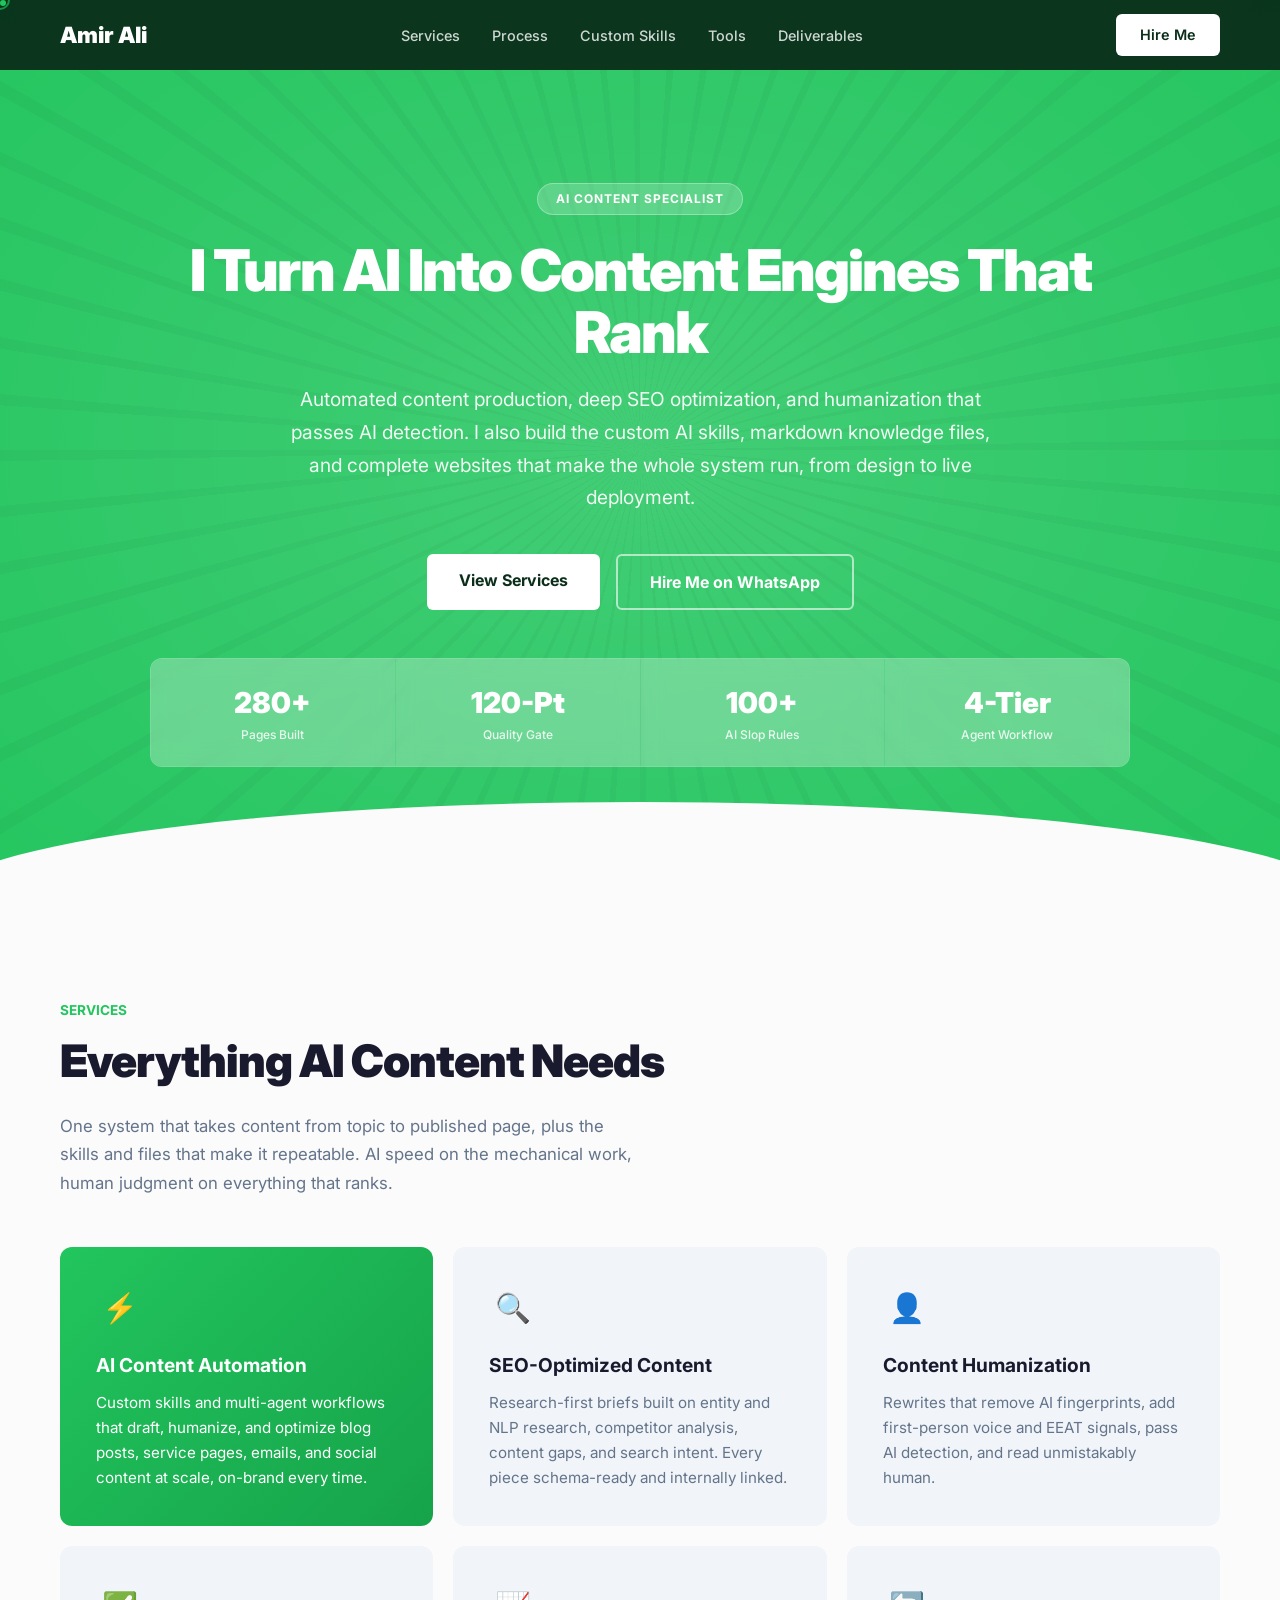
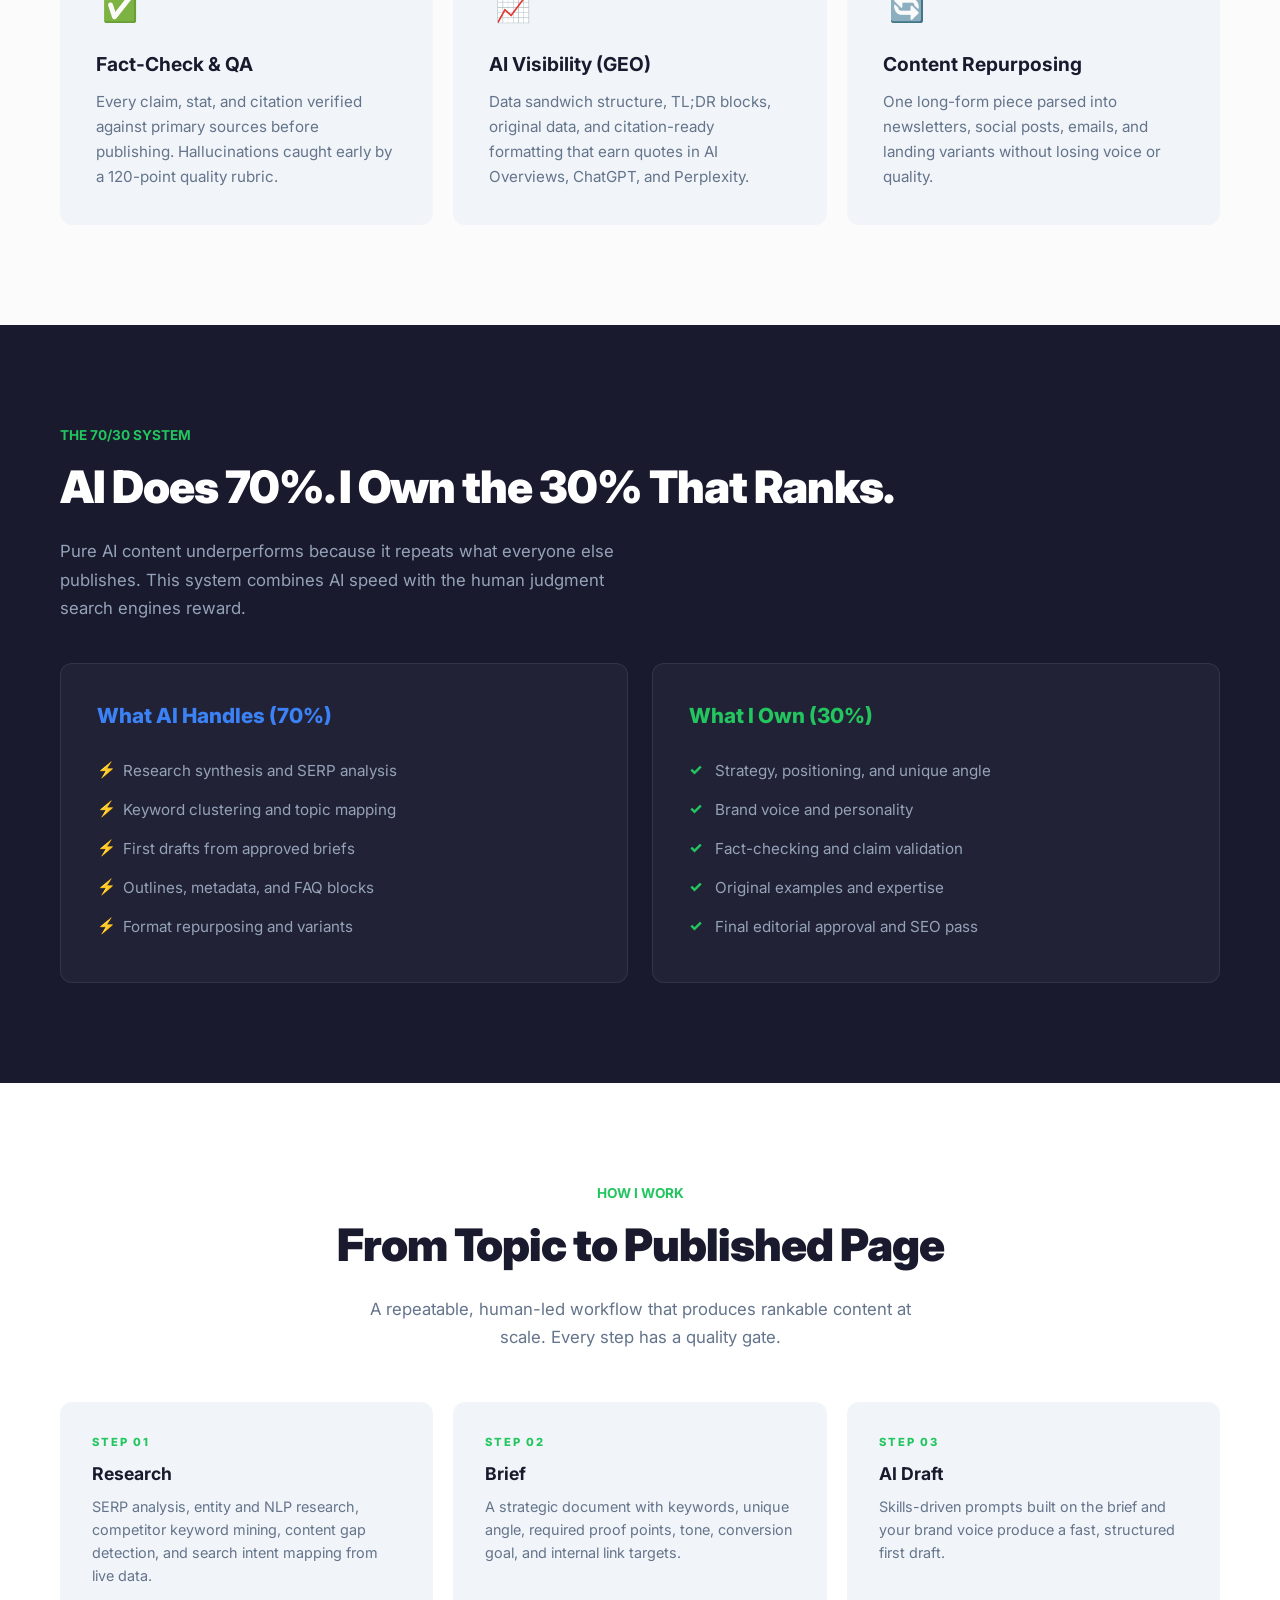
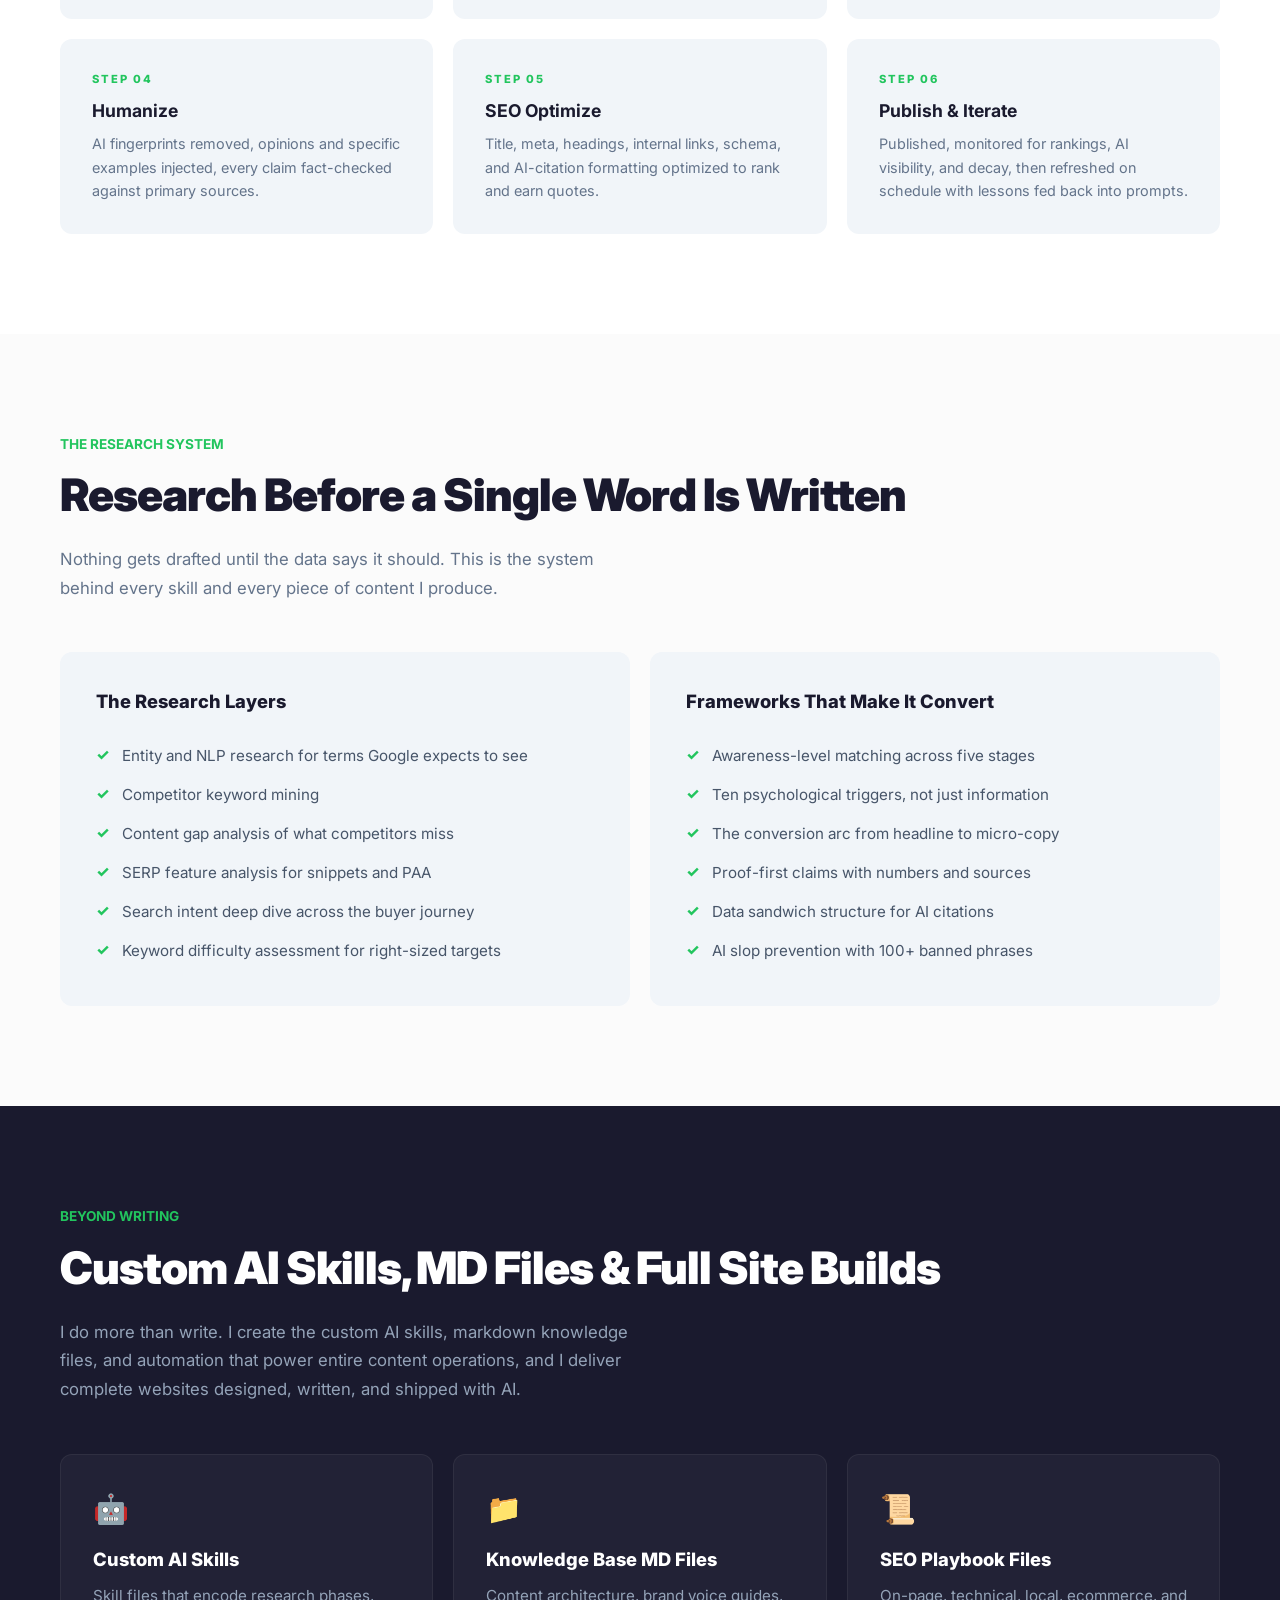
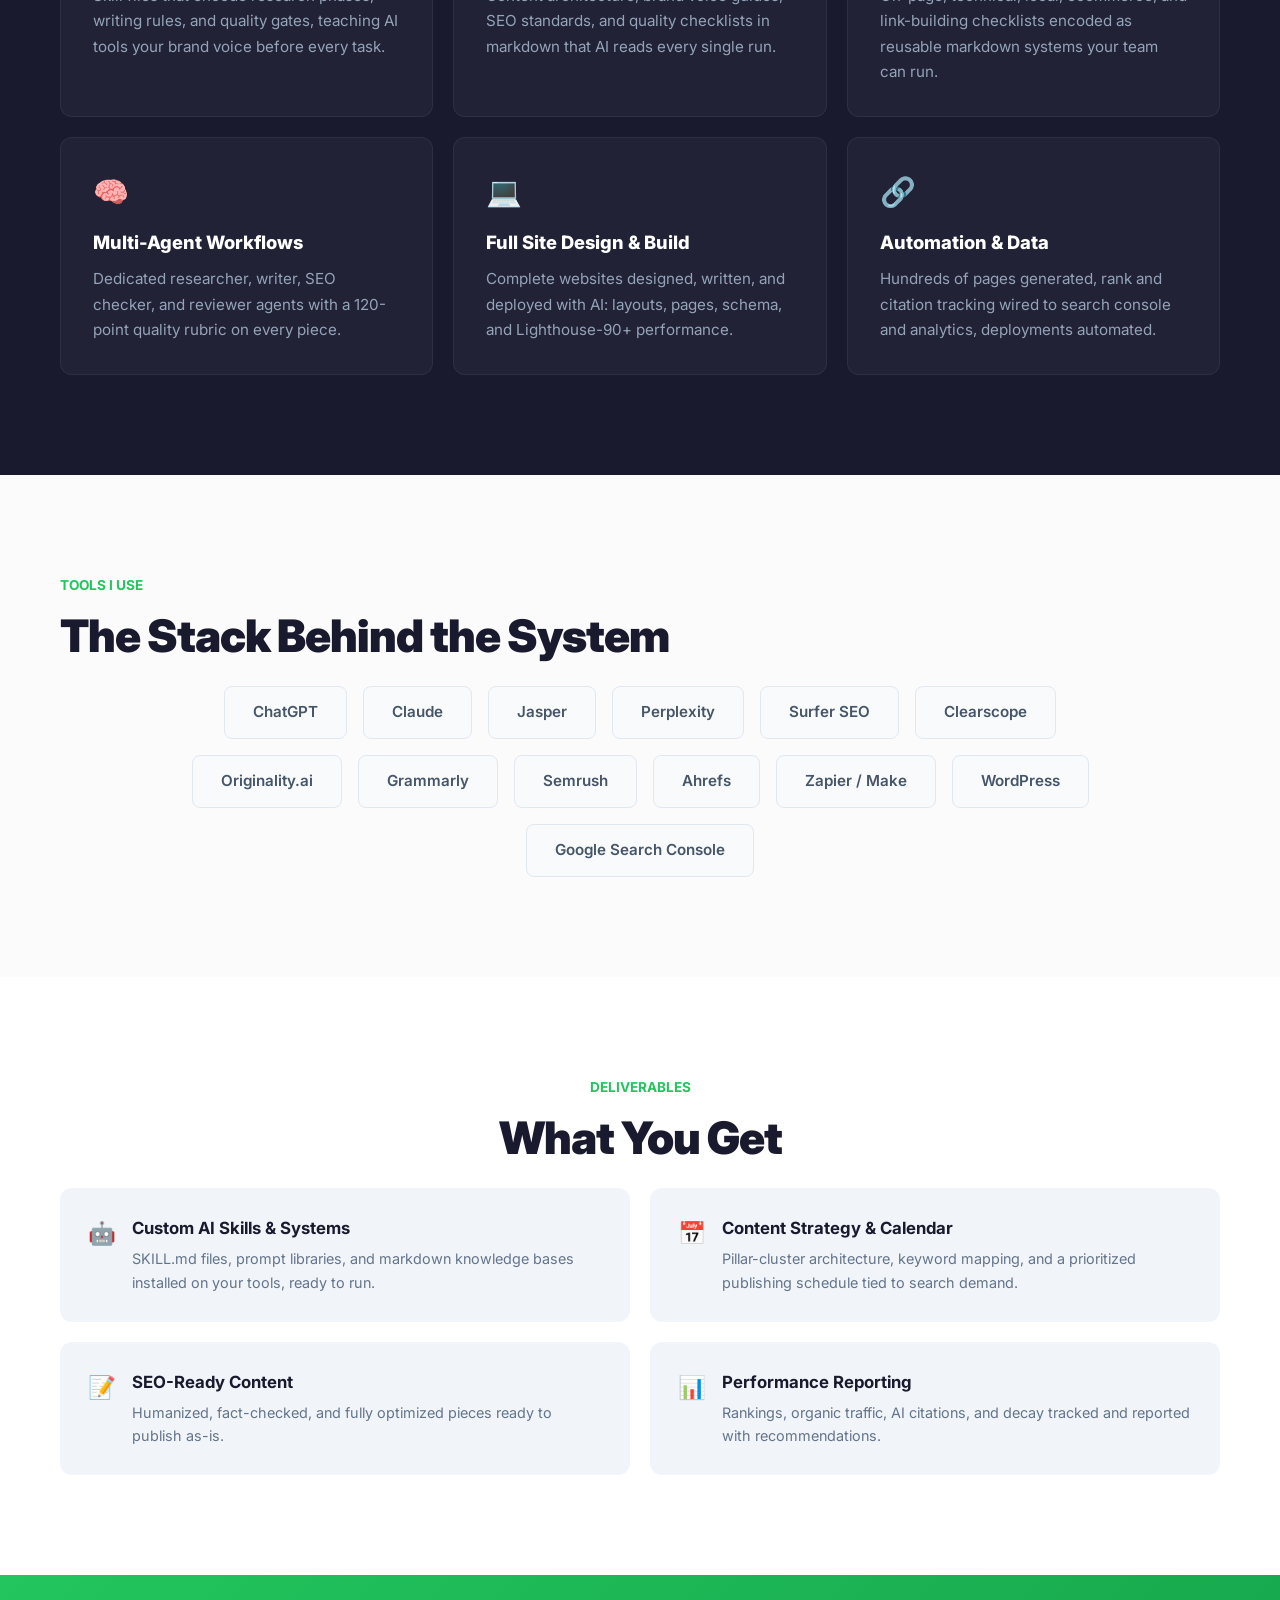
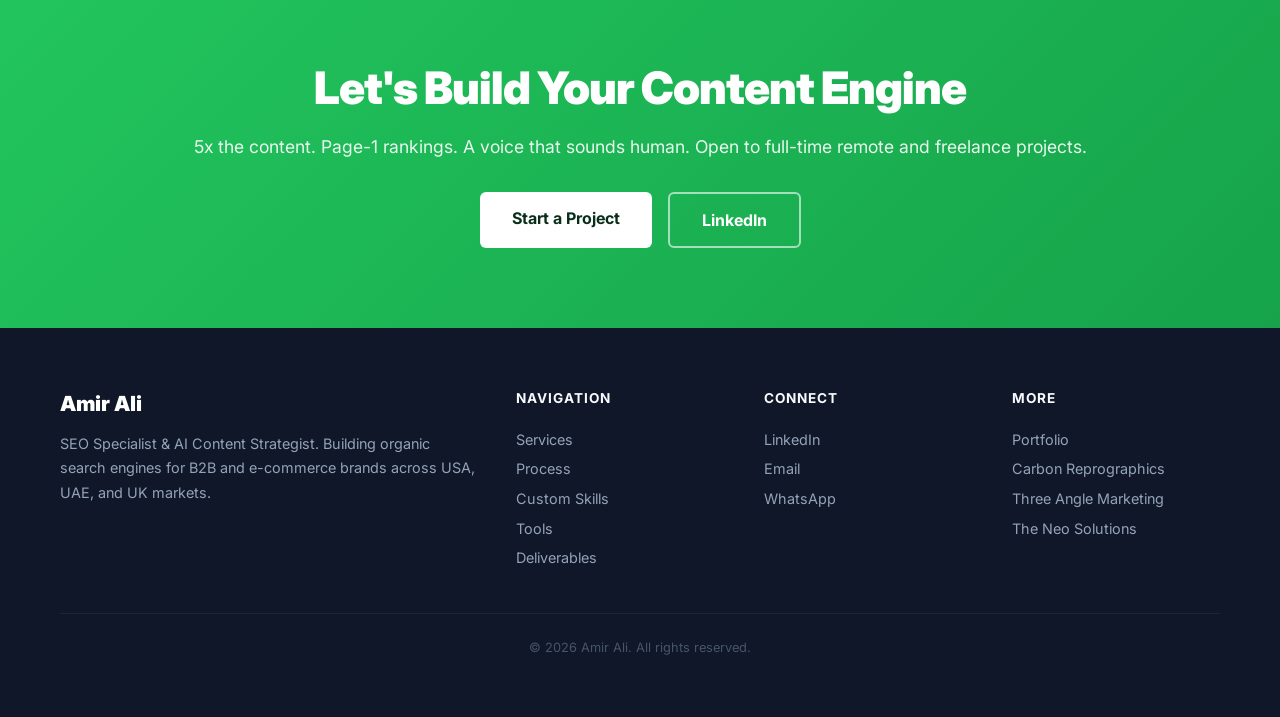
<file: ai-content-specialist.html>
<!DOCTYPE html>
<html lang="en">
<head>
    <meta charset="UTF-8">
    <meta name="viewport" content="width=device-width, initial-scale=1.0">
    <meta name="description" content="AI Content Specialist: automate content production, optimize for SEO, humanize AI output, and get cited by Google AI Overviews, ChatGPT, and Perplexity.">
    <link rel="canonical" href="https://amirali115c-hub.github.io/amir-seo-portfolio/ai-content-specialist.html">
    <meta property="og:type" content="website">
    <meta property="og:title" content="AI Content Specialist | Amir Ali">
    <meta property="og:description" content="Research-first AI content: automate production, humanize output, pass AI detection, and earn citations in AI engines.">
    <meta property="og:url" content="https://amirali115c-hub.github.io/amir-seo-portfolio/ai-content-specialist.html">
    <meta name="twitter:card" content="summary_large_image">
    <script type="application/ld+json">
    {
        "@context": "https://schema.org",
        "@type": "Service",
        "name": "AI Content Specialist",
        "provider": { "@type": "Person", "name": "Amir Ali", "url": "https://amirali115c-hub.github.io/amir-seo-portfolio/" },
        "areaServed": ["United States", "United Arab Emirates", "United Kingdom"],
        "description": "AI content automation, SEO optimization, humanization, and GEO: content that ranks on Google and gets cited by AI engines."
    }
    </script>
    <title>AI Content Specialist | Amir Ali</title>
    <link rel="preconnect" href="https://fonts.googleapis.com">
    <link href="https://fonts.googleapis.com/css2?family=Inter:wght@400;500;600;700;800;900&display=swap" rel="stylesheet">
    <style>
        * { margin: 0; padding: 0; box-sizing: border-box; -webkit-tap-highlight-color: transparent; }
        html { overflow-x: hidden; }
        body { font-family: 'Inter', sans-serif; background: #fbfbfb; color: #1a1a2e; overflow-x: hidden; line-height: 1.5; }
        img { max-width: 100%; height: auto; }

        .cursor { width: 20px; height: 20px; border: 2px solid #22c55e; border-radius: 50%; position: fixed; pointer-events: none; z-index: 9999; transition: transform 0.15s ease, background 0.15s ease; mix-blend-mode: difference; }
        .cursor.active { transform: scale(2.5); background: rgba(34, 197, 94, 0.1); }
        .cursor-dot { width: 6px; height: 6px; background: #22c55e; border-radius: 50%; position: fixed; pointer-events: none; z-index: 10000; }

        nav { position: fixed; top: 0; width: 100%; padding: 0 60px; display: flex; justify-content: space-between; align-items: center; z-index: 1000; background: rgba(10, 46, 26, 0.95); backdrop-filter: blur(20px); height: 70px; }
        .logo { font-size: 1.4rem; font-weight: 900; color: #fff; text-decoration: none; }
        .nav-links { display: flex; gap: 32px; list-style: none; }
        .nav-links a { color: rgba(255,255,255,0.8); text-decoration: none; font-size: 0.9rem; font-weight: 500; transition: color 0.3s; }
        .nav-links a:hover { color: #fff; }
        .nav-links a.active { color: #22c55e; }
        .hire-btn { background: #fff; color: #0a2e1a; border: none; padding: 10px 24px; border-radius: 6px; font-weight: 600; cursor: none; text-decoration: none; font-size: 0.9rem; transition: transform 0.3s, box-shadow 0.3s; }
        .hire-btn:hover { transform: translateY(-2px); box-shadow: 0 10px 30px rgba(0,0,0,0.2); }

        /* HERO */
        .hero { position: relative; min-height: 100vh; display: flex; align-items: center; z-index: 2; background: #22c55e; overflow: hidden; }
        .hero::before { content: ''; position: absolute; top: 50%; left: 50%; width: 180%; height: 180%; transform: translate(-50%, -50%); background: radial-gradient(ellipse at center, rgba(255,255,255,0.15) 0%, transparent 60%); pointer-events: none; }
        .hero::after { content: ''; position: absolute; bottom: -2px; left: 0; width: 100%; height: 100px; background: #fbfbfb; clip-path: ellipse(55% 100% at 50% 100%); z-index: 5; }
        .hero-rays { position: absolute; top: 50%; left: 50%; width: 200%; height: 200%; transform: translate(-50%, -50%); pointer-events: none; background: repeating-conic-gradient(from 0deg, transparent 0deg, transparent 4deg, rgba(0,0,0,0.03) 4deg, rgba(0,0,0,0.03) 5deg); z-index: 1; }
        .hero-content { position: relative; z-index: 3; max-width: 1100px; margin: 0 auto; padding: 140px 60px 90px; text-align: center; width: 100%; }
        .hero-tag { display: inline-block; background: rgba(255,255,255,0.2); border: 1px solid rgba(255,255,255,0.3); color: #fff; padding: 6px 18px; border-radius: 50px; font-size: 0.75rem; font-weight: 700; letter-spacing: 1px; text-transform: uppercase; margin-bottom: 24px; }
        .hero h1 { font-size: 3.6rem; font-weight: 900; line-height: 1.08; margin-bottom: 20px; letter-spacing: -2px; color: #fff; }
        .hero p { font-size: 1.2rem; margin-bottom: 40px; opacity: 0.92; line-height: 1.7; color: #fff; max-width: 700px; margin-left: auto; margin-right: auto; }
        .hero-buttons { display: flex; gap: 16px; justify-content: center; flex-wrap: wrap; }
        .btn-white { background: #fff; color: #0a2e1a; border: none; padding: 14px 32px; border-radius: 6px; font-weight: 700; font-size: 1rem; cursor: none; text-decoration: none; transition: transform 0.3s, box-shadow 0.3s; }
        .btn-white:hover { transform: translateY(-2px); box-shadow: 0 12px 32px rgba(0,0,0,0.2); }
        .btn-outline-white { background: transparent; color: #fff; border: 2px solid rgba(255,255,255,0.6); padding: 14px 32px; border-radius: 6px; font-weight: 700; font-size: 1rem; cursor: none; text-decoration: none; transition: background 0.3s; }
        .btn-outline-white:hover { background: rgba(255,255,255,0.15); }

        .stats-bar { display: grid; grid-template-columns: repeat(4, 1fr); gap: 1px; background: rgba(255,255,255,0.2); border-radius: 12px; overflow: hidden; margin-top: 48px; border: 1px solid rgba(255,255,255,0.2); text-align: center; }
        .stat-item { padding: 22px 16px; background: rgba(255,255,255,0.1); backdrop-filter: blur(10px); }
        .stat-number { font-size: 1.8rem; font-weight: 900; color: #fff; margin-bottom: 2px; }
        .stat-label { font-size: 0.75rem; color: rgba(255,255,255,0.85); font-weight: 500; }

        /* SHARED */
        .section-inner { max-width: 1200px; margin: 0 auto; }
        .section-label { font-size: 0.85rem; font-weight: 700; color: #22c55e; margin-bottom: 8px; }
        .section-title { font-size: 2.8rem; font-weight: 900; letter-spacing: -1px; margin-bottom: 16px; }
        .section-desc { font-size: 1.05rem; max-width: 580px; line-height: 1.7; margin-bottom: 50px; }

        .section-light { background: #fbfbfb; padding: 100px 60px; }
        .section-light .section-title { color: #1a1a2e; }
        .section-light .section-desc { color: #64748b; }

        .section-dark { background: #1a1a2e; color: #f8fafc; padding: 100px 60px; }
        .section-dark .section-title { color: #fff; }
        .section-dark .section-desc { color: #94a3b8; }

        .section-white { background: #fff; padding: 100px 60px; text-align: center; }
        .section-white .section-title { color: #1a1a2e; }
        .section-white .section-desc { color: #64748b; margin-left: auto; margin-right: auto; }

        /* SERVICES - Mint Card Grid */
        .features-grid { display: grid; grid-template-columns: 1fr 1fr 1fr; gap: 20px; }
        .feature-card { background: #f1f5f9; border-radius: 12px; padding: 36px; transition: transform 0.3s, box-shadow 0.3s; min-height: 220px; }
        .feature-card:hover { transform: translateY(-4px); box-shadow: 0 12px 40px rgba(0,0,0,0.08); }
        .feature-card.featured { background: linear-gradient(135deg, #22c55e, #16a34a); color: #fff; }
        .feature-icon { width: 48px; height: 48px; margin-bottom: 20px; display: flex; align-items: center; justify-content: center; font-size: 1.8rem; }
        .feature-card h3 { font-size: 1.2rem; font-weight: 700; margin-bottom: 10px; }
        .feature-card p { font-size: 0.95rem; line-height: 1.65; }
        .feature-card:not(.featured) p { color: #64748b; }

        /* 70/30 SPLIT - Dark */
        .split-grid { display: grid; grid-template-columns: 1fr 1fr; gap: 24px; }
        .split-card { background: rgba(255,255,255,0.04); border: 1px solid rgba(255,255,255,0.08); border-radius: 12px; padding: 36px; }
        .split-card h3 { font-size: 1.3rem; font-weight: 800; color: #fff; margin-bottom: 20px; }
        .split-card h3 span { color: #22c55e; }
        .split-list { list-style: none; }
        .split-list li { font-size: 0.95rem; color: #94a3b8; line-height: 1.65; padding: 7px 0 7px 26px; position: relative; }
        .split-list li::before { content: '✓'; position: absolute; left: 0; top: 6px; color: #22c55e; font-weight: 800; }
        .split-ai li::before { content: '⚡'; color: #3b82f6; }
        .split-ai h3 span { color: #3b82f6; }

        /* PROCESS */
        .ai-process-grid { display: grid; grid-template-columns: repeat(3, 1fr); gap: 20px; }
        .ai-process-card { background: #f1f5f9; border-radius: 12px; padding: 32px; text-align: left; transition: transform 0.3s, box-shadow 0.3s; }
        .ai-process-card:hover { transform: translateY(-4px); box-shadow: 0 12px 32px rgba(0,0,0,0.08); }
        .step-num { font-size: 0.7rem; font-weight: 800; color: #22c55e; letter-spacing: 2px; text-transform: uppercase; margin-bottom: 10px; }
        .ai-process-card h3 { font-size: 1.1rem; font-weight: 700; margin-bottom: 8px; color: #1a1a2e; }
        .ai-process-card p { font-size: 0.9rem; color: #64748b; line-height: 1.6; }

        /* TOOLS */
        .tools-grid { display: flex; flex-wrap: wrap; justify-content: center; gap: 16px; max-width: 900px; margin: 0 auto; }
        .tool-chip { background: #f8fafc; border: 1px solid #e2e8f0; padding: 14px 28px; border-radius: 8px; font-weight: 600; font-size: 0.95rem; color: #475569; transition: all 0.3s; }
        .tool-chip:hover { background: #f0fdf4; border-color: #22c55e; color: #22c55e; transform: translateY(-2px); box-shadow: 0 4px 12px rgba(34, 197, 94, 0.1); }

        /* DELIVERABLES */
        .deliv-grid { display: grid; grid-template-columns: repeat(2, 1fr); gap: 20px; text-align: left; }
        .deliv-card { background: #f1f5f9; border-radius: 12px; padding: 28px; display: flex; gap: 16px; align-items: flex-start; }
        .deliv-icon { font-size: 1.4rem; }
        .deliv-card h3 { font-size: 1.05rem; font-weight: 700; margin-bottom: 6px; color: #1a1a2e; }
        .deliv-card p { font-size: 0.9rem; color: #64748b; line-height: 1.6; }

        /* RESEARCH SYSTEM - Light */
        .research-grid { display: grid; grid-template-columns: 1fr 1fr; gap: 20px; text-align: left; }
        .research-card { background: #f1f5f9; border-radius: 12px; padding: 36px; }
        .research-card h3 { font-size: 1.15rem; font-weight: 800; color: #1a1a2e; margin-bottom: 20px; }
        .research-list { list-style: none; }
        .research-list li { font-size: 0.95rem; color: #475569; line-height: 1.65; padding: 7px 0 7px 26px; position: relative; }
        .research-list li::before { content: '✓'; position: absolute; left: 0; top: 6px; color: #22c55e; font-weight: 800; }

        /* CUSTOM AI SKILLS - Dark */
        .ai-skill-grid { display: grid; grid-template-columns: repeat(3, 1fr); gap: 20px; }
        .ai-skill-card { background: rgba(255,255,255,0.04); border: 1px solid rgba(255,255,255,0.06); border-radius: 12px; padding: 32px; transition: all 0.3s; }
        .ai-skill-card:hover { background: rgba(255,255,255,0.08); border-color: rgba(34, 197, 94, 0.3); transform: translateY(-4px); }
        .ai-skill-icon { font-size: 1.8rem; margin-bottom: 16px; }
        .ai-skill-card h3 { font-size: 1.15rem; font-weight: 800; color: #fff; margin-bottom: 10px; }
        .ai-skill-card p { font-size: 0.95rem; color: #94a3b8; line-height: 1.65; }

        /* CTA + FOOTER */
        .cta-band { background: linear-gradient(135deg, #22c55e, #16a34a); color: #fff; padding: 80px 60px; text-align: center; }
        .cta-band h2 { font-size: 2.8rem; font-weight: 900; letter-spacing: -1px; margin-bottom: 12px; }
        .cta-band p { font-size: 1.1rem; margin-bottom: 32px; opacity: 0.9; }
        .cta-buttons { display: flex; gap: 16px; justify-content: center; flex-wrap: wrap; }

        footer { background: #0f1729; color: #94a3b8; padding: 60px; }
        .footer-inner { max-width: 1200px; margin: 0 auto; display: grid; grid-template-columns: 2fr 1fr 1fr 1fr; gap: 40px; }
        .footer-brand p { font-size: 0.9rem; line-height: 1.7; margin-top: 12px; }
        .footer-col h6 { font-size: 0.85rem; font-weight: 700; color: #f8fafc; margin-bottom: 16px; text-transform: uppercase; letter-spacing: 1px; }
        .footer-col a { display: block; color: #94a3b8; text-decoration: none; font-size: 0.9rem; padding: 4px 0; transition: color 0.3s; }
        .footer-col a:hover { color: #22c55e; }
        .footer-bottom { border-top: 1px solid rgba(255,255,255,0.06); margin-top: 40px; padding-top: 24px; text-align: center; font-size: 0.8rem; color: #475569; max-width: 1200px; margin-left: auto; margin-right: auto; }

        /* TABLET */
        @media (max-width: 1024px) {
            .hero h1 { font-size: 3rem; }
            .features-grid { grid-template-columns: repeat(2, 1fr); }
            .ai-process-grid { grid-template-columns: repeat(2, 1fr); }
            .research-grid, .ai-skill-grid { grid-template-columns: repeat(2, 1fr); }
            .section-light, .section-dark, .section-white, .cta-band { padding-left: 40px; padding-right: 40px; }
        }

        /* MOBILE */
        @media (max-width: 768px) {
            html { overflow-x: hidden; }
            body { overflow-x: hidden; }
            nav { padding: 0 20px; height: 60px; }
            .logo { font-size: 1.1rem; }
            .nav-links { display: none; }
            .hire-btn { padding: 8px 18px; font-size: 0.8rem; }

            .hero { min-height: auto; }
            .hero-content { padding: 110px 24px 50px; }
            .hero h1 { font-size: 2.1rem; line-height: 1.15; letter-spacing: -1px; }
            .hero p { font-size: 1.02rem; margin-bottom: 28px; }
            .hero::after { height: 60px; }
            .hero-rays { width: 300%; height: 300%; }
            .hero-buttons { flex-direction: column; align-items: center; }
            .btn-white, .btn-outline-white { width: 100%; max-width: 320px; text-align: center; }

            .stats-bar { grid-template-columns: repeat(2, 1fr); margin-top: 36px; }
            .stat-item { padding: 16px 12px; }
            .stat-number { font-size: 1.4rem; }
            .stat-label { font-size: 0.68rem; }

            .section-light, .section-dark, .section-white { padding: 60px 24px; }
            .section-title { font-size: 1.9rem; }
            .section-desc { font-size: 0.98rem; margin-bottom: 36px; }

            .features-grid, .ai-process-grid, .split-grid, .deliv-grid, .ai-skill-grid, .research-grid { grid-template-columns: 1fr; }
            .feature-card { padding: 28px; min-height: 0; }
            .split-card { padding: 28px; }

            .tool-chip { padding: 10px 18px; font-size: 0.85rem; }

            .cta-band { padding: 50px 24px; }
            .cta-band h2 { font-size: 1.9rem; }
            .cta-band p { font-size: 1rem; }
            .cta-buttons { flex-direction: column; align-items: center; }
            .cta-buttons .btn-white, .cta-buttons .btn-outline-white { width: 100%; max-width: 320px; text-align: center; }

            .footer-inner { grid-template-columns: 1fr; gap: 32px; }
            footer { padding: 40px 24px; }
            .footer-bottom { font-size: 0.75rem; }
        }

        /* SMALL PHONES */
        @media (max-width: 420px) {
            .hero h1 { font-size: 1.8rem; }
            .section-title { font-size: 1.6rem; }
            .stats-bar { grid-template-columns: repeat(2, 1fr); }
            .feature-card { padding: 20px; }
            .feature-card h3 { font-size: 1.1rem; }
        }
    </style>
</head>
<body>

    <div class="cursor" id="cursor"></div>
    <div class="cursor-dot" id="cursor-dot"></div>

    <nav>
        <a href="index.html" class="logo">Amir Ali</a>
        <ul class="nav-links">
            <li><a href="#services">Services</a></li>
            <li><a href="#process">Process</a></li>
            <li><a href="#custom-skills">Custom Skills</a></li>
            <li><a href="#tools">Tools</a></li>
            <li><a href="#deliverables">Deliverables</a></li>
        </ul>
        <a href="https://wa.link/6gski2" class="hire-btn" target="_blank">Hire Me</a>
    </nav>

    <!-- HERO -->
    <section class="hero">
        <div class="hero-rays"></div>
        <div class="hero-content">
            <div class="hero-tag">AI CONTENT SPECIALIST</div>
            <h1>I Turn AI Into Content Engines That Rank</h1>
            <p>Automated content production, deep SEO optimization, and humanization that passes AI detection. I also build the custom AI skills, markdown knowledge files, and complete websites that make the whole system run, from design to live deployment.</p>
            <div class="hero-buttons">
                <a href="#services" class="btn-white">View Services</a>
                <a href="https://wa.link/6gski2" class="btn-outline-white" target="_blank">Hire Me on WhatsApp</a>
            </div>
            <div class="stats-bar">
                <div class="stat-item"><div class="stat-number">280+</div><div class="stat-label">Pages Built</div></div>
                <div class="stat-item"><div class="stat-number">120-Pt</div><div class="stat-label">Quality Gate</div></div>
                <div class="stat-item"><div class="stat-number">100+</div><div class="stat-label">AI Slop Rules</div></div>
                <div class="stat-item"><div class="stat-number">4-Tier</div><div class="stat-label">Agent Workflow</div></div>
            </div>
        </div>
    </section>

    <!-- SERVICES - Light -->
    <section class="section-light" id="services">
        <div class="section-inner">
            <div class="section-label">SERVICES</div>
            <div class="section-title">Everything AI Content Needs</div>
            <p class="section-desc">One system that takes content from topic to published page, plus the skills and files that make it repeatable. AI speed on the mechanical work, human judgment on everything that ranks.</p>
            <div class="features-grid">
                <div class="feature-card featured">
                    <div class="feature-icon">&#9889;</div>
                    <h3>AI Content Automation</h3>
                    <p>Custom skills and multi-agent workflows that draft, humanize, and optimize blog posts, service pages, emails, and social content at scale, on-brand every time.</p>
                </div>
                <div class="feature-card">
                    <div class="feature-icon">&#128269;</div>
                    <h3>SEO-Optimized Content</h3>
                    <p>Research-first briefs built on entity and NLP research, competitor analysis, content gaps, and search intent. Every piece schema-ready and internally linked.</p>
                </div>
                <div class="feature-card">
                    <div class="feature-icon">&#128100;</div>
                    <h3>Content Humanization</h3>
                    <p>Rewrites that remove AI fingerprints, add first-person voice and EEAT signals, pass AI detection, and read unmistakably human.</p>
                </div>
                <div class="feature-card">
                    <div class="feature-icon">&#9989;</div>
                    <h3>Fact-Check &amp; QA</h3>
                    <p>Every claim, stat, and citation verified against primary sources before publishing. Hallucinations caught early by a 120-point quality rubric.</p>
                </div>
                <div class="feature-card">
                    <div class="feature-icon">&#128200;</div>
                    <h3>AI Visibility (GEO)</h3>
                    <p>Data sandwich structure, TL;DR blocks, original data, and citation-ready formatting that earn quotes in AI Overviews, ChatGPT, and Perplexity.</p>
                </div>
                <div class="feature-card">
                    <div class="feature-icon">&#128260;</div>
                    <h3>Content Repurposing</h3>
                    <p>One long-form piece parsed into newsletters, social posts, emails, and landing variants without losing voice or quality.</p>
                </div>
            </div>
        </div>
    </section>

    <!-- 70/30 SYSTEM - Dark -->
    <section class="section-dark" id="system">
        <div class="section-inner">
            <div class="section-label">THE 70/30 SYSTEM</div>
            <div class="section-title">AI Does 70%. I Own the 30% That Ranks.</div>
            <p class="section-desc" style="margin-bottom: 40px;">Pure AI content underperforms because it repeats what everyone else publishes. This system combines AI speed with the human judgment search engines reward.</p>
            <div class="split-grid">
                <div class="split-card split-ai">
                    <h3><span>What AI Handles (70%)</span></h3>
                    <ul class="split-list">
                        <li>Research synthesis and SERP analysis</li>
                        <li>Keyword clustering and topic mapping</li>
                        <li>First drafts from approved briefs</li>
                        <li>Outlines, metadata, and FAQ blocks</li>
                        <li>Format repurposing and variants</li>
                    </ul>
                </div>
                <div class="split-card">
                    <h3><span>What I Own (30%)</span></h3>
                    <ul class="split-list">
                        <li>Strategy, positioning, and unique angle</li>
                        <li>Brand voice and personality</li>
                        <li>Fact-checking and claim validation</li>
                        <li>Original examples and expertise</li>
                        <li>Final editorial approval and SEO pass</li>
                    </ul>
                </div>
            </div>
        </div>
    </section>

    <!-- PROCESS - White -->
    <section class="section-white" id="process">
        <div class="section-inner">
            <div class="section-label">HOW I WORK</div>
            <div class="section-title">From Topic to Published Page</div>
            <p class="section-desc">A repeatable, human-led workflow that produces rankable content at scale. Every step has a quality gate.</p>
            <div class="ai-process-grid">
                <div class="ai-process-card"><div class="step-num">Step 01</div><h3>Research</h3><p>SERP analysis, entity and NLP research, competitor keyword mining, content gap detection, and search intent mapping from live data.</p></div>
                <div class="ai-process-card"><div class="step-num">Step 02</div><h3>Brief</h3><p>A strategic document with keywords, unique angle, required proof points, tone, conversion goal, and internal link targets.</p></div>
                <div class="ai-process-card"><div class="step-num">Step 03</div><h3>AI Draft</h3><p>Skills-driven prompts built on the brief and your brand voice produce a fast, structured first draft.</p></div>
                <div class="ai-process-card"><div class="step-num">Step 04</div><h3>Humanize</h3><p>AI fingerprints removed, opinions and specific examples injected, every claim fact-checked against primary sources.</p></div>
                <div class="ai-process-card"><div class="step-num">Step 05</div><h3>SEO Optimize</h3><p>Title, meta, headings, internal links, schema, and AI-citation formatting optimized to rank and earn quotes.</p></div>
                <div class="ai-process-card"><div class="step-num">Step 06</div><h3>Publish &amp; Iterate</h3><p>Published, monitored for rankings, AI visibility, and decay, then refreshed on schedule with lessons fed back into prompts.</p></div>
            </div>
        </div>
    </section>

    <!-- RESEARCH SYSTEM - Light -->
    <section class="section-light" id="research">
        <div class="section-inner">
            <div class="section-label">THE RESEARCH SYSTEM</div>
            <div class="section-title">Research Before a Single Word Is Written</div>
            <p class="section-desc">Nothing gets drafted until the data says it should. This is the system behind every skill and every piece of content I produce.</p>
            <div class="research-grid">
                <div class="research-card">
                    <h3>The Research Layers</h3>
                    <ul class="research-list">
                        <li>Entity and NLP research for terms Google expects to see</li>
                        <li>Competitor keyword mining</li>
                        <li>Content gap analysis of what competitors miss</li>
                        <li>SERP feature analysis for snippets and PAA</li>
                        <li>Search intent deep dive across the buyer journey</li>
                        <li>Keyword difficulty assessment for right-sized targets</li>
                    </ul>
                </div>
                <div class="research-card">
                    <h3>Frameworks That Make It Convert</h3>
                    <ul class="research-list">
                        <li>Awareness-level matching across five stages</li>
                        <li>Ten psychological triggers, not just information</li>
                        <li>The conversion arc from headline to micro-copy</li>
                        <li>Proof-first claims with numbers and sources</li>
                        <li>Data sandwich structure for AI citations</li>
                        <li>AI slop prevention with 100+ banned phrases</li>
                    </ul>
                </div>
            </div>
        </div>
    </section>

    <!-- CUSTOM AI SKILLS - Dark -->
    <section class="section-dark" id="custom-skills">
        <div class="section-inner">
            <div class="section-label">BEYOND WRITING</div>
            <div class="section-title">Custom AI Skills, MD Files &amp; Full Site Builds</div>
            <p class="section-desc">I do more than write. I create the custom AI skills, markdown knowledge files, and automation that power entire content operations, and I deliver complete websites designed, written, and shipped with AI.</p>
            <div class="ai-skill-grid">
                <div class="ai-skill-card">
                    <div class="ai-skill-icon">&#129302;</div>
                    <h3>Custom AI Skills</h3>
                    <p>Skill files that encode research phases, writing rules, and quality gates, teaching AI tools your brand voice before every task.</p>
                </div>
                <div class="ai-skill-card">
                    <div class="ai-skill-icon">&#128193;</div>
                    <h3>Knowledge Base MD Files</h3>
                    <p>Content architecture, brand voice guides, SEO standards, and quality checklists in markdown that AI reads every single run.</p>
                </div>
                <div class="ai-skill-card">
                    <div class="ai-skill-icon">&#128220;</div>
                    <h3>SEO Playbook Files</h3>
                    <p>On-page, technical, local, ecommerce, and link-building checklists encoded as reusable markdown systems your team can run.</p>
                </div>
                <div class="ai-skill-card">
                    <div class="ai-skill-icon">&#129504;</div>
                    <h3>Multi-Agent Workflows</h3>
                    <p>Dedicated researcher, writer, SEO checker, and reviewer agents with a 120-point quality rubric on every piece.</p>
                </div>
                <div class="ai-skill-card">
                    <div class="ai-skill-icon">&#128187;</div>
                    <h3>Full Site Design &amp; Build</h3>
                    <p>Complete websites designed, written, and deployed with AI: layouts, pages, schema, and Lighthouse-90+ performance.</p>
                </div>
                <div class="ai-skill-card">
                    <div class="ai-skill-icon">&#128279;</div>
                    <h3>Automation &amp; Data</h3>
                    <p>Hundreds of pages generated, rank and citation tracking wired to search console and analytics, deployments automated.</p>
                </div>
            </div>
        </div>
    </section>

    <!-- TOOLS - Light -->
    <section class="section-light" id="tools">
        <div class="section-inner">
            <div class="section-label">TOOLS I USE</div>
            <div class="section-title">The Stack Behind the System</div>
            <div class="tools-grid">
                <div class="tool-chip">ChatGPT</div>
                <div class="tool-chip">Claude</div>
                <div class="tool-chip">Jasper</div>
                <div class="tool-chip">Perplexity</div>
                <div class="tool-chip">Surfer SEO</div>
                <div class="tool-chip">Clearscope</div>
                <div class="tool-chip">Originality.ai</div>
                <div class="tool-chip">Grammarly</div>
                <div class="tool-chip">Semrush</div>
                <div class="tool-chip">Ahrefs</div>
                <div class="tool-chip">Zapier / Make</div>
                <div class="tool-chip">WordPress</div>
                <div class="tool-chip">Google Search Console</div>
            </div>
        </div>
    </section>

    <!-- DELIVERABLES - White -->
    <section class="section-white" id="deliverables">
        <div class="section-inner">
            <div class="section-label">DELIVERABLES</div>
            <div class="section-title">What You Get</div>
            <div class="deliv-grid">
                <div class="deliv-card"><div class="deliv-icon">&#129302;</div><div><h3>Custom AI Skills &amp; Systems</h3><p>SKILL.md files, prompt libraries, and markdown knowledge bases installed on your tools, ready to run.</p></div></div>
                <div class="deliv-card"><div class="deliv-icon">&#128197;</div><div><h3>Content Strategy &amp; Calendar</h3><p>Pillar-cluster architecture, keyword mapping, and a prioritized publishing schedule tied to search demand.</p></div></div>
                <div class="deliv-card"><div class="deliv-icon">&#128221;</div><div><h3>SEO-Ready Content</h3><p>Humanized, fact-checked, and fully optimized pieces ready to publish as-is.</p></div></div>
                <div class="deliv-card"><div class="deliv-icon">&#128202;</div><div><h3>Performance Reporting</h3><p>Rankings, organic traffic, AI citations, and decay tracked and reported with recommendations.</p></div></div>
            </div>
        </div>
    </section>

    <!-- CTA -->
    <section class="cta-band">
        <h2>Let's Build Your Content Engine</h2>
        <p>5x the content. Page-1 rankings. A voice that sounds human. Open to full-time remote and freelance projects.</p>
        <div class="cta-buttons">
            <a href="https://wa.link/6gski2" class="btn-white" target="_blank">Start a Project</a>
            <a href="https://www.linkedin.com/in/amir-ali-23a3b1204" class="btn-outline-white" target="_blank">LinkedIn</a>
        </div>
    </section>

    <footer>
        <div class="footer-inner">
            <div class="footer-brand">
                <a href="index.html" class="logo" style="font-size: 1.3rem;">Amir Ali</a>
                <p>SEO Specialist &amp; AI Content Strategist. Building organic search engines for B2B and e-commerce brands across USA, UAE, and UK markets.</p>
            </div>
            <div class="footer-col">
                <h6>Navigation</h6>
                <a href="#services">Services</a>
                <a href="#process">Process</a>
                <a href="#custom-skills">Custom Skills</a>
                <a href="#tools">Tools</a>
                <a href="#deliverables">Deliverables</a>
            </div>
            <div class="footer-col">
                <h6>Connect</h6>
                <a href="https://www.linkedin.com/in/amir-ali-23a3b1204" target="_blank">LinkedIn</a>
                <a href="mailto:amirali115c@gmail.com">Email</a>
                <a href="https://wa.link/6gski2" target="_blank">WhatsApp</a>
            </div>
            <div class="footer-col">
                <h6>More</h6>
                <a href="index.html">Portfolio</a>
                <a href="case-studies/carbon-reprographics.html">Carbon Reprographics</a>
                <a href="case-studies/three-angle-marketing.html">Three Angle Marketing</a>
                <a href="case-studies/the-neo-solutions.html">The Neo Solutions</a>
            </div>
        </div>
        <div class="footer-bottom">&copy; 2026 Amir Ali. All rights reserved.</div>
    </footer>

    <script>
        const cursor = document.getElementById('cursor');
        const cursorDot = document.getElementById('cursor-dot');
        let mouseX = 0, mouseY = 0, cursorX = 0, cursorY = 0;
        document.addEventListener('mousemove', (e) => { mouseX = e.clientX; mouseY = e.clientY; cursorDot.style.left = mouseX - 3 + 'px'; cursorDot.style.top = mouseY - 3 + 'px'; });
        function animateCursor() { cursorX += (mouseX - cursorX) * 0.15; cursorY += (mouseY - cursorY) * 0.15; cursor.style.left = cursorX - 10 + 'px'; cursor.style.top = cursorY - 10 + 'px'; requestAnimationFrame(animateCursor); }
        animateCursor();
        document.querySelectorAll('a, button, .feature-card, .tool-chip, .ai-process-card, .deliv-card').forEach(el => {
            el.addEventListener('mouseenter', () => cursor.classList.add('active'));
            el.addEventListener('mouseleave', () => cursor.classList.remove('active'));
        });
    </script>
</body>
</html>
</file>
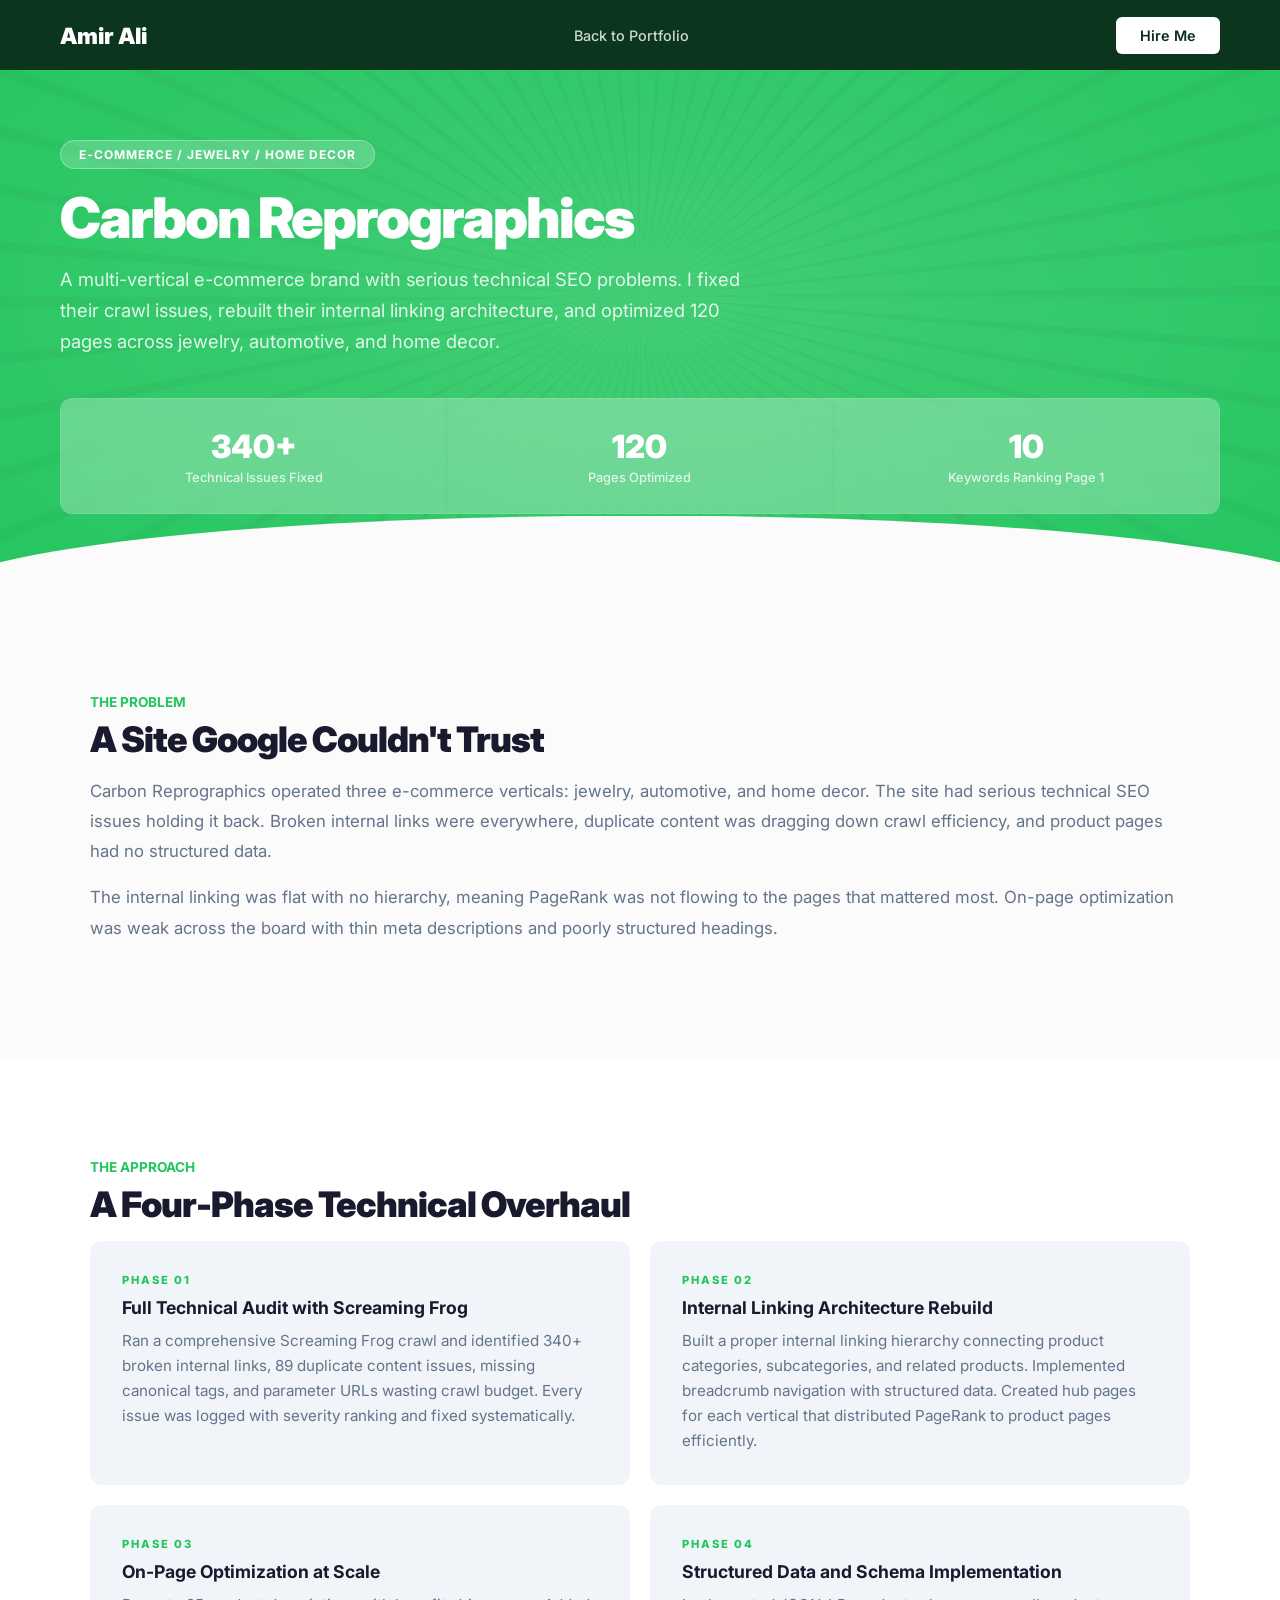
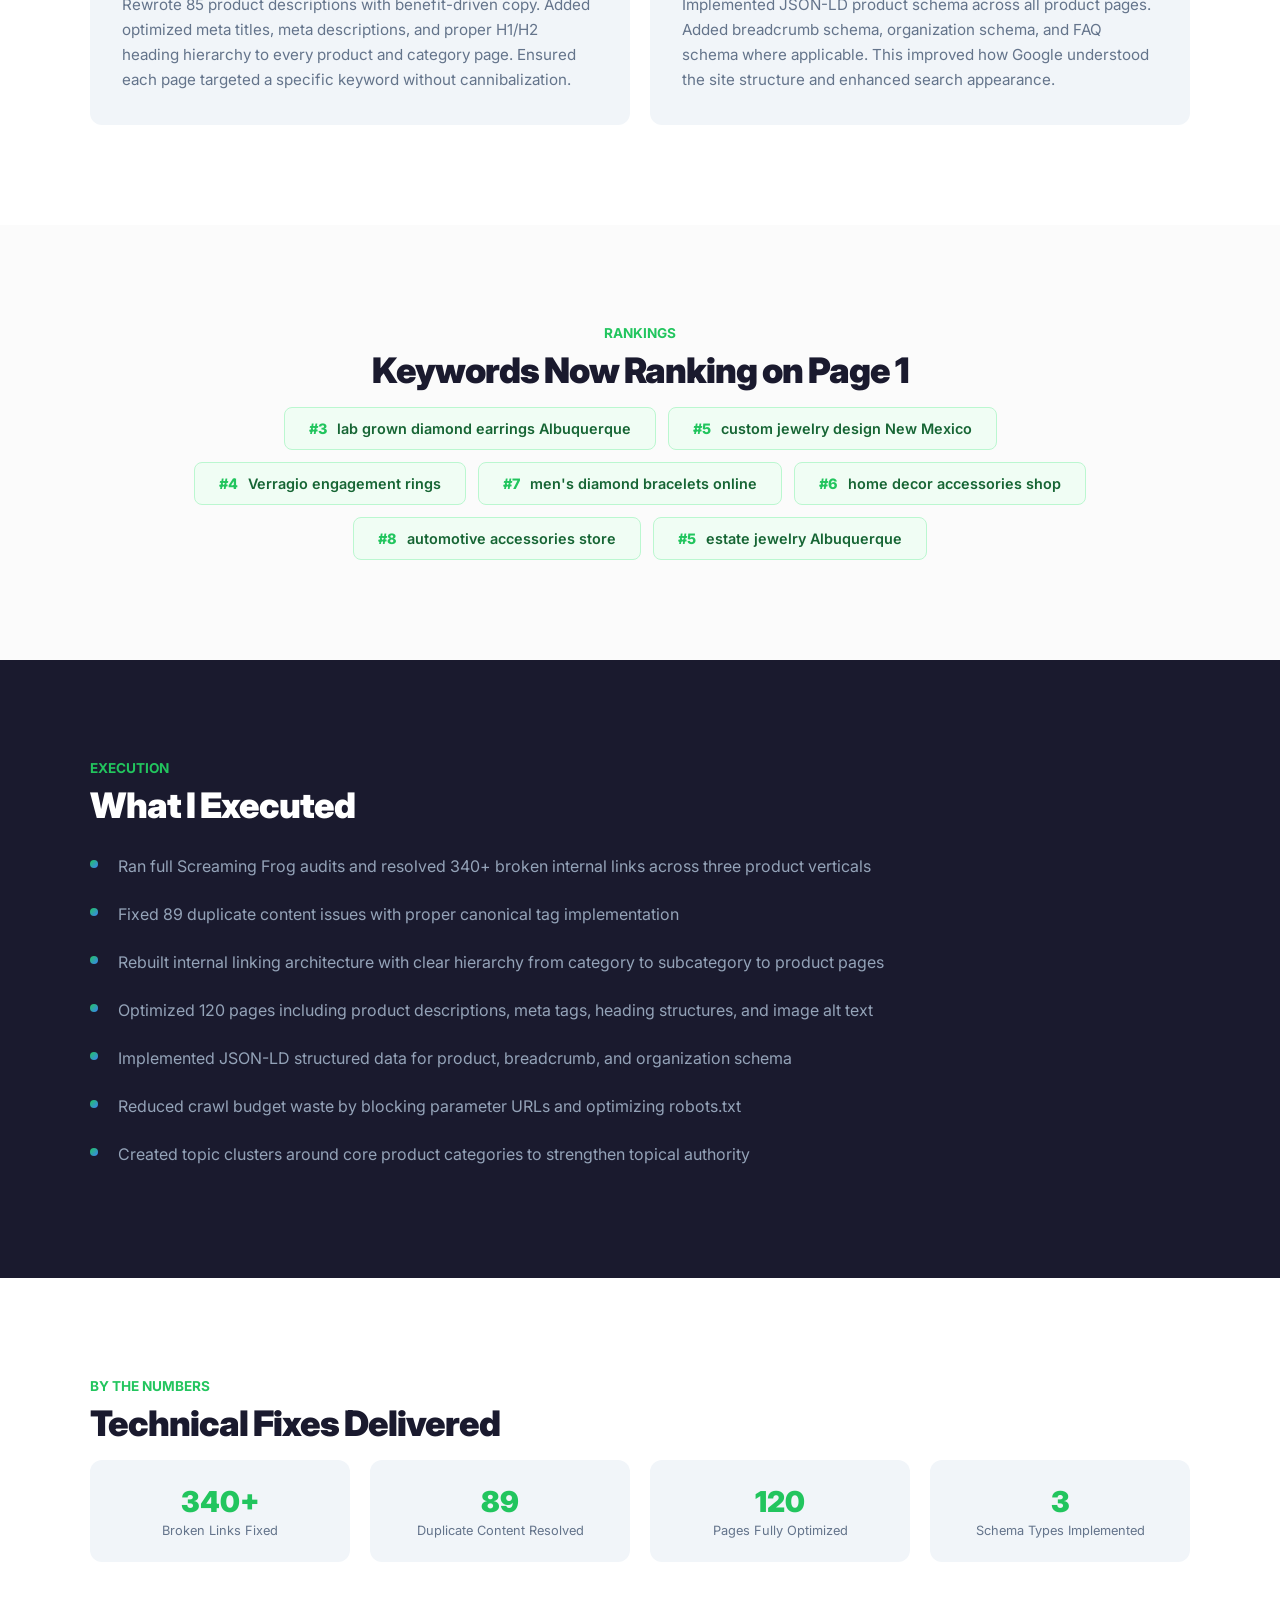
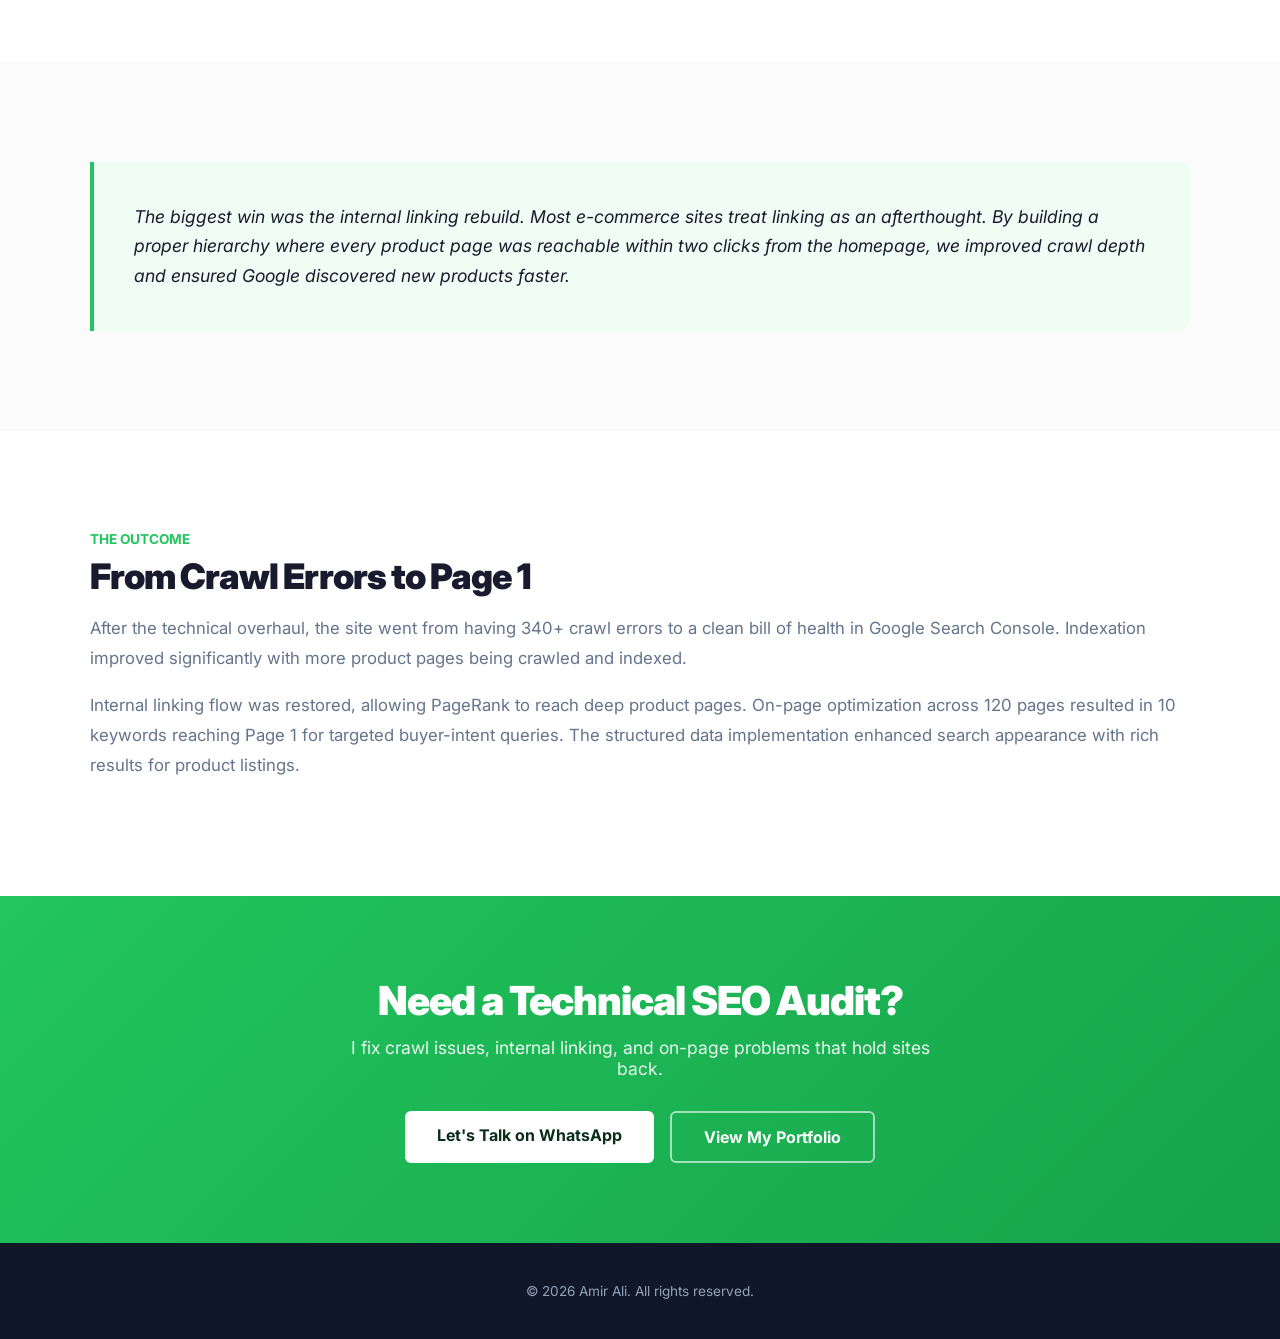
<file: case-studies/carbon-reprographics.html>
<!DOCTYPE html>
<html lang="en">
<head>
    <meta charset="UTF-8">
    <meta name="viewport" content="width=device-width, initial-scale=1.0">
    <title>Carbon Reprographics Case Study | Amir Ali</title>
    <meta name="description" content="Technical SEO case study: fixed 340+ broken links, rebuilt internal linking across three e-commerce verticals, and ranked 10 keywords on page 1 for Carbon Reprographics.">
    <link rel="canonical" href="https://amirali115c-hub.github.io/amir-seo-portfolio/case-studies/carbon-reprographics.html">
    <meta property="og:type" content="article">
    <meta property="og:title" content="Carbon Reprographics Case Study | Amir Ali">
    <meta property="og:description" content="340+ technical issues fixed, 120 pages optimized across three verticals, 10 Page 1 keywords.">
    <meta property="og:url" content="https://amirali115c-hub.github.io/amir-seo-portfolio/case-studies/carbon-reprographics.html">
    <meta name="twitter:card" content="summary_large_image">
    <script type="application/ld+json">
    {
        "@context": "https://schema.org",
        "@type": "Article",
        "headline": "Carbon Reprographics SEO Case Study",
        "author": { "@type": "Person", "name": "Amir Ali" },
        "description": "Fixed 340+ technical issues, rebuilt internal linking, and ranked 10 keywords on page 1 across three e-commerce verticals."
    }
    </script>
    <link href="https://fonts.googleapis.com/css2?family=Inter:wght@400;500;600;700;800;900&display=swap" rel="stylesheet">
    <link rel="stylesheet" href="case-style.css">
</head>
<body>
    <nav class="cs-nav">
        <a href="../index.html" class="logo">Amir Ali</a>
        <a href="../index.html" class="back-link">Back to Portfolio</a>
        <a href="https://wa.link/6gski2" class="hire-btn" target="_blank">Hire Me</a>
    </nav>

    <!-- Hero -->
    <section class="cs-hero">
        <div class="cs-hero-rays"></div>
        <div class="cs-hero-inner">
            <div class="cs-tag">E-commerce / Jewelry / Home Decor</div>
            <h1>Carbon Reprographics</h1>
            <p class="cs-subtitle">A multi-vertical e-commerce brand with serious technical SEO problems. I fixed their crawl issues, rebuilt their internal linking architecture, and optimized 120 pages across jewelry, automotive, and home decor.</p>
            <div class="cs-results">
                <div class="cs-result">
                    <div class="cs-result-num">340+</div>
                    <div class="cs-result-label">Technical Issues Fixed</div>
                </div>
                <div class="cs-result">
                    <div class="cs-result-num">120</div>
                    <div class="cs-result-label">Pages Optimized</div>
                </div>
                <div class="cs-result">
                    <div class="cs-result-num">10</div>
                    <div class="cs-result-label">Keywords Ranking Page 1</div>
                </div>
            </div>
        </div>
    </section>

    <!-- The Problem - Light -->
    <section class="cs-section cs-section-light">
        <div class="cs-section-inner">
            <div class="cs-label">THE PROBLEM</div>
            <div class="cs-section-title">A Site Google Couldn't Trust</div>
            <p>Carbon Reprographics operated three e-commerce verticals: jewelry, automotive, and home decor. The site had serious technical SEO issues holding it back. Broken internal links were everywhere, duplicate content was dragging down crawl efficiency, and product pages had no structured data.</p>
            <p>The internal linking was flat with no hierarchy, meaning PageRank was not flowing to the pages that mattered most. On-page optimization was weak across the board with thin meta descriptions and poorly structured headings.</p>
        </div>
    </section>

    <!-- The Approach - White -->
    <section class="cs-section cs-section-white">
        <div class="cs-section-inner">
            <div class="cs-label">THE APPROACH</div>
            <div class="cs-section-title">A Four-Phase Technical Overhaul</div>
            <div class="cs-process-grid">
                <div class="cs-process-card">
                    <div class="step-num">Phase 01</div>
                    <h3>Full Technical Audit with Screaming Frog</h3>
                    <p>Ran a comprehensive Screaming Frog crawl and identified 340+ broken internal links, 89 duplicate content issues, missing canonical tags, and parameter URLs wasting crawl budget. Every issue was logged with severity ranking and fixed systematically.</p>
                </div>
                <div class="cs-process-card">
                    <div class="step-num">Phase 02</div>
                    <h3>Internal Linking Architecture Rebuild</h3>
                    <p>Built a proper internal linking hierarchy connecting product categories, subcategories, and related products. Implemented breadcrumb navigation with structured data. Created hub pages for each vertical that distributed PageRank to product pages efficiently.</p>
                </div>
                <div class="cs-process-card">
                    <div class="step-num">Phase 03</div>
                    <h3>On-Page Optimization at Scale</h3>
                    <p>Rewrote 85 product descriptions with benefit-driven copy. Added optimized meta titles, meta descriptions, and proper H1/H2 heading hierarchy to every product and category page. Ensured each page targeted a specific keyword without cannibalization.</p>
                </div>
                <div class="cs-process-card">
                    <div class="step-num">Phase 04</div>
                    <h3>Structured Data and Schema Implementation</h3>
                    <p>Implemented JSON-LD product schema across all product pages. Added breadcrumb schema, organization schema, and FAQ schema where applicable. This improved how Google understood the site structure and enhanced search appearance.</p>
                </div>
            </div>
        </div>
    </section>

    <!-- Keywords - Light -->
    <section class="cs-section cs-section-light">
        <div class="cs-section-inner cs-keywords-wrap">
            <div class="cs-label">RANKINGS</div>
            <div class="cs-section-title">Keywords Now Ranking on Page 1</div>
            <div class="cs-keyword-list">
                <span class="cs-keyword-chip"><span class="rank">#3</span> lab grown diamond earrings Albuquerque</span>
                <span class="cs-keyword-chip"><span class="rank">#5</span> custom jewelry design New Mexico</span>
                <span class="cs-keyword-chip"><span class="rank">#4</span> Verragio engagement rings</span>
                <span class="cs-keyword-chip"><span class="rank">#7</span> men's diamond bracelets online</span>
                <span class="cs-keyword-chip"><span class="rank">#6</span> home decor accessories shop</span>
                <span class="cs-keyword-chip"><span class="rank">#8</span> automotive accessories store</span>
                <span class="cs-keyword-chip"><span class="rank">#5</span> estate jewelry Albuquerque</span>
            </div>
        </div>
    </section>

    <!-- What I Executed - Dark -->
    <section class="cs-section cs-section-dark">
        <div class="cs-section-inner">
            <div class="cs-label">EXECUTION</div>
            <div class="cs-section-title">What I Executed</div>
            <ul class="cs-list">
                <li>Ran full Screaming Frog audits and resolved 340+ broken internal links across three product verticals</li>
                <li>Fixed 89 duplicate content issues with proper canonical tag implementation</li>
                <li>Rebuilt internal linking architecture with clear hierarchy from category to subcategory to product pages</li>
                <li>Optimized 120 pages including product descriptions, meta tags, heading structures, and image alt text</li>
                <li>Implemented JSON-LD structured data for product, breadcrumb, and organization schema</li>
                <li>Reduced crawl budget waste by blocking parameter URLs and optimizing robots.txt</li>
                <li>Created topic clusters around core product categories to strengthen topical authority</li>
            </ul>
        </div>
    </section>

    <!-- Technical Fixes Metrics - White -->
    <section class="cs-section cs-section-white">
        <div class="cs-section-inner">
            <div class="cs-label">BY THE NUMBERS</div>
            <div class="cs-section-title">Technical Fixes Delivered</div>
            <div class="cs-metrics-grid">
                <div class="cs-metric-card">
                    <div class="cs-metric-num">340+</div>
                    <div class="cs-metric-label">Broken Links Fixed</div>
                </div>
                <div class="cs-metric-card">
                    <div class="cs-metric-num">89</div>
                    <div class="cs-metric-label">Duplicate Content Resolved</div>
                </div>
                <div class="cs-metric-card">
                    <div class="cs-metric-num">120</div>
                    <div class="cs-metric-label">Pages Fully Optimized</div>
                </div>
                <div class="cs-metric-card">
                    <div class="cs-metric-num">3</div>
                    <div class="cs-metric-label">Schema Types Implemented</div>
                </div>
            </div>
        </div>
    </section>

    <!-- Quote - Light -->
    <section class="cs-section cs-section-light">
        <div class="cs-section-inner">
            <div class="cs-quote">
                <p>The biggest win was the internal linking rebuild. Most e-commerce sites treat linking as an afterthought. By building a proper hierarchy where every product page was reachable within two clicks from the homepage, we improved crawl depth and ensured Google discovered new products faster.</p>
            </div>
        </div>
    </section>

    <!-- Outcome - White -->
    <section class="cs-section cs-section-white">
        <div class="cs-section-inner">
            <div class="cs-label">THE OUTCOME</div>
            <div class="cs-section-title">From Crawl Errors to Page 1</div>
            <p>After the technical overhaul, the site went from having 340+ crawl errors to a clean bill of health in Google Search Console. Indexation improved significantly with more product pages being crawled and indexed.</p>
            <p>Internal linking flow was restored, allowing PageRank to reach deep product pages. On-page optimization across 120 pages resulted in 10 keywords reaching Page 1 for targeted buyer-intent queries. The structured data implementation enhanced search appearance with rich results for product listings.</p>
        </div>
    </section>

    <!-- CTA -->
    <section class="cs-cta">
        <h2>Need a Technical SEO Audit?</h2>
        <p>I fix crawl issues, internal linking, and on-page problems that hold sites back.</p>
        <div class="cs-cta-buttons">
            <a href="https://wa.link/6gski2" class="cs-btn-white" target="_blank">Let's Talk on WhatsApp</a>
            <a href="../index.html" class="cs-btn-outline">View My Portfolio</a>
        </div>
    </section>

    <footer class="cs-footer">&copy; 2026 Amir Ali. All rights reserved.</footer>
</body>
</html>
</file>
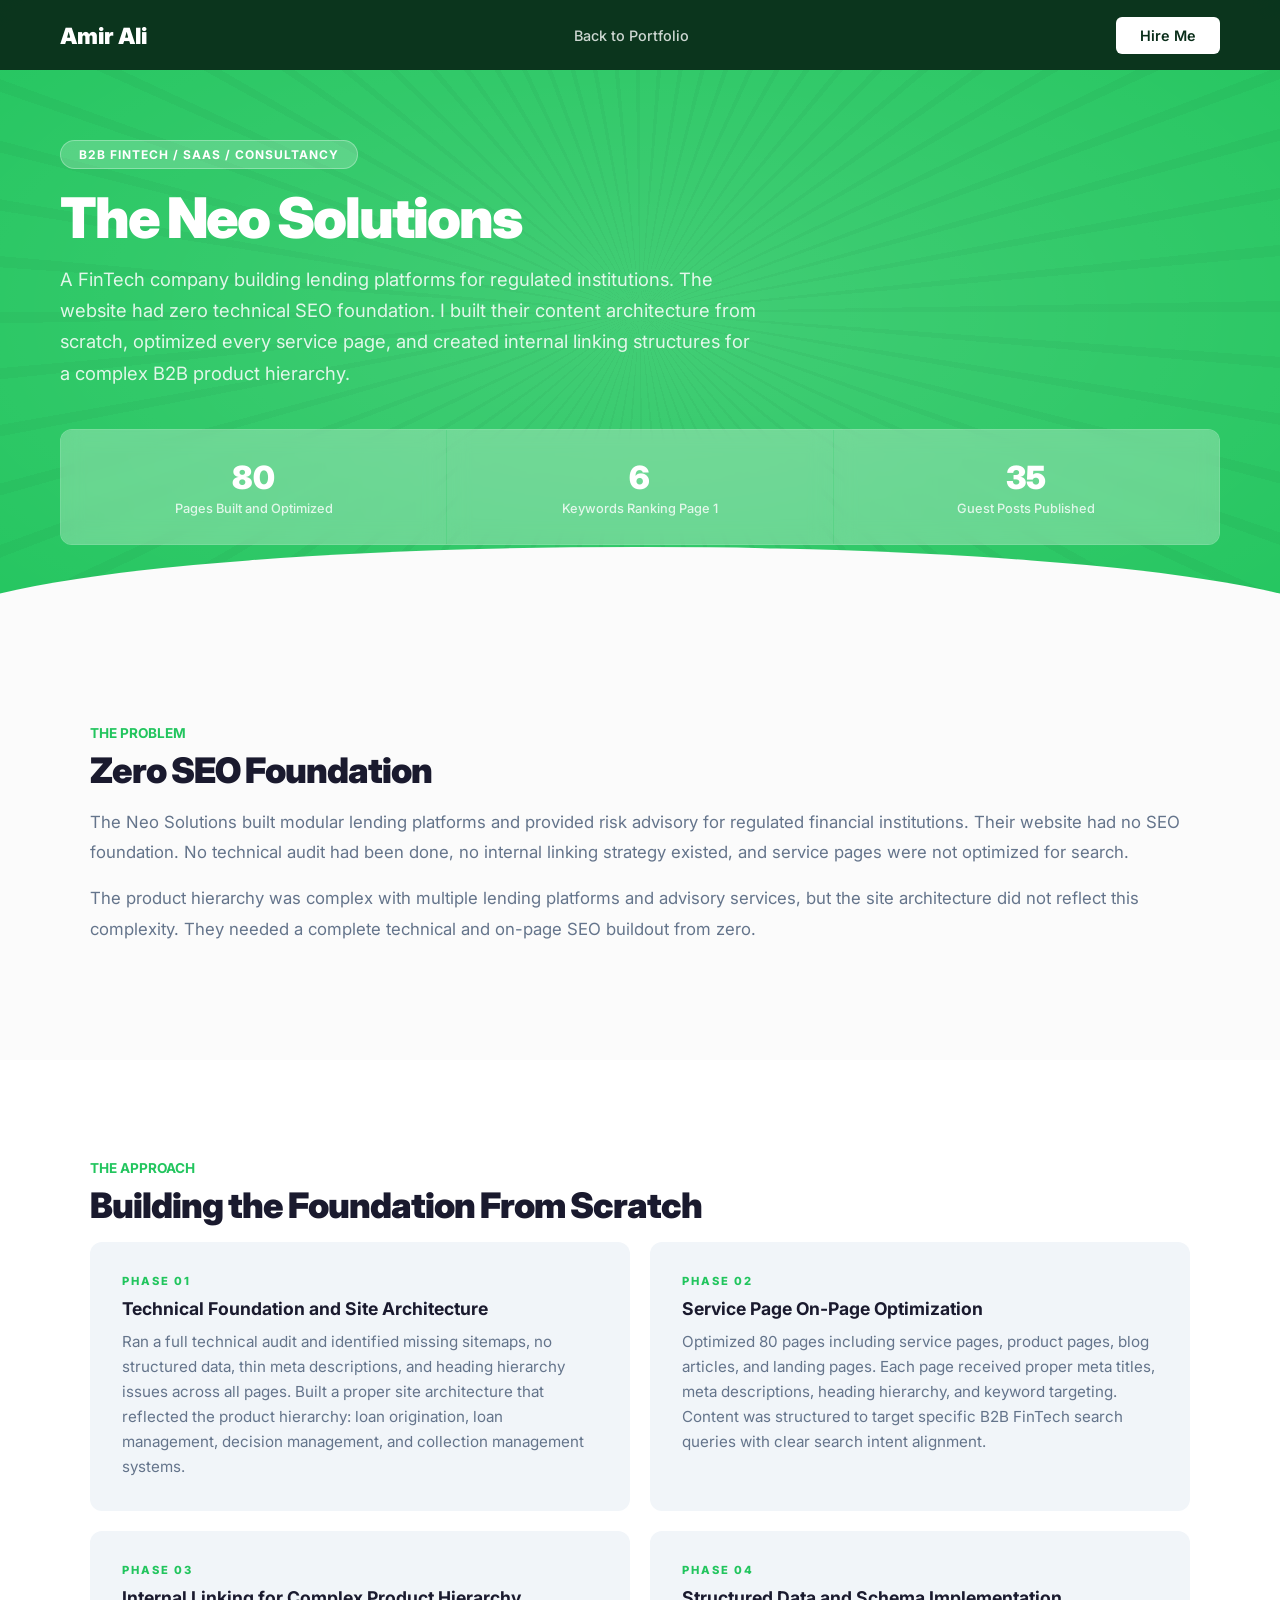
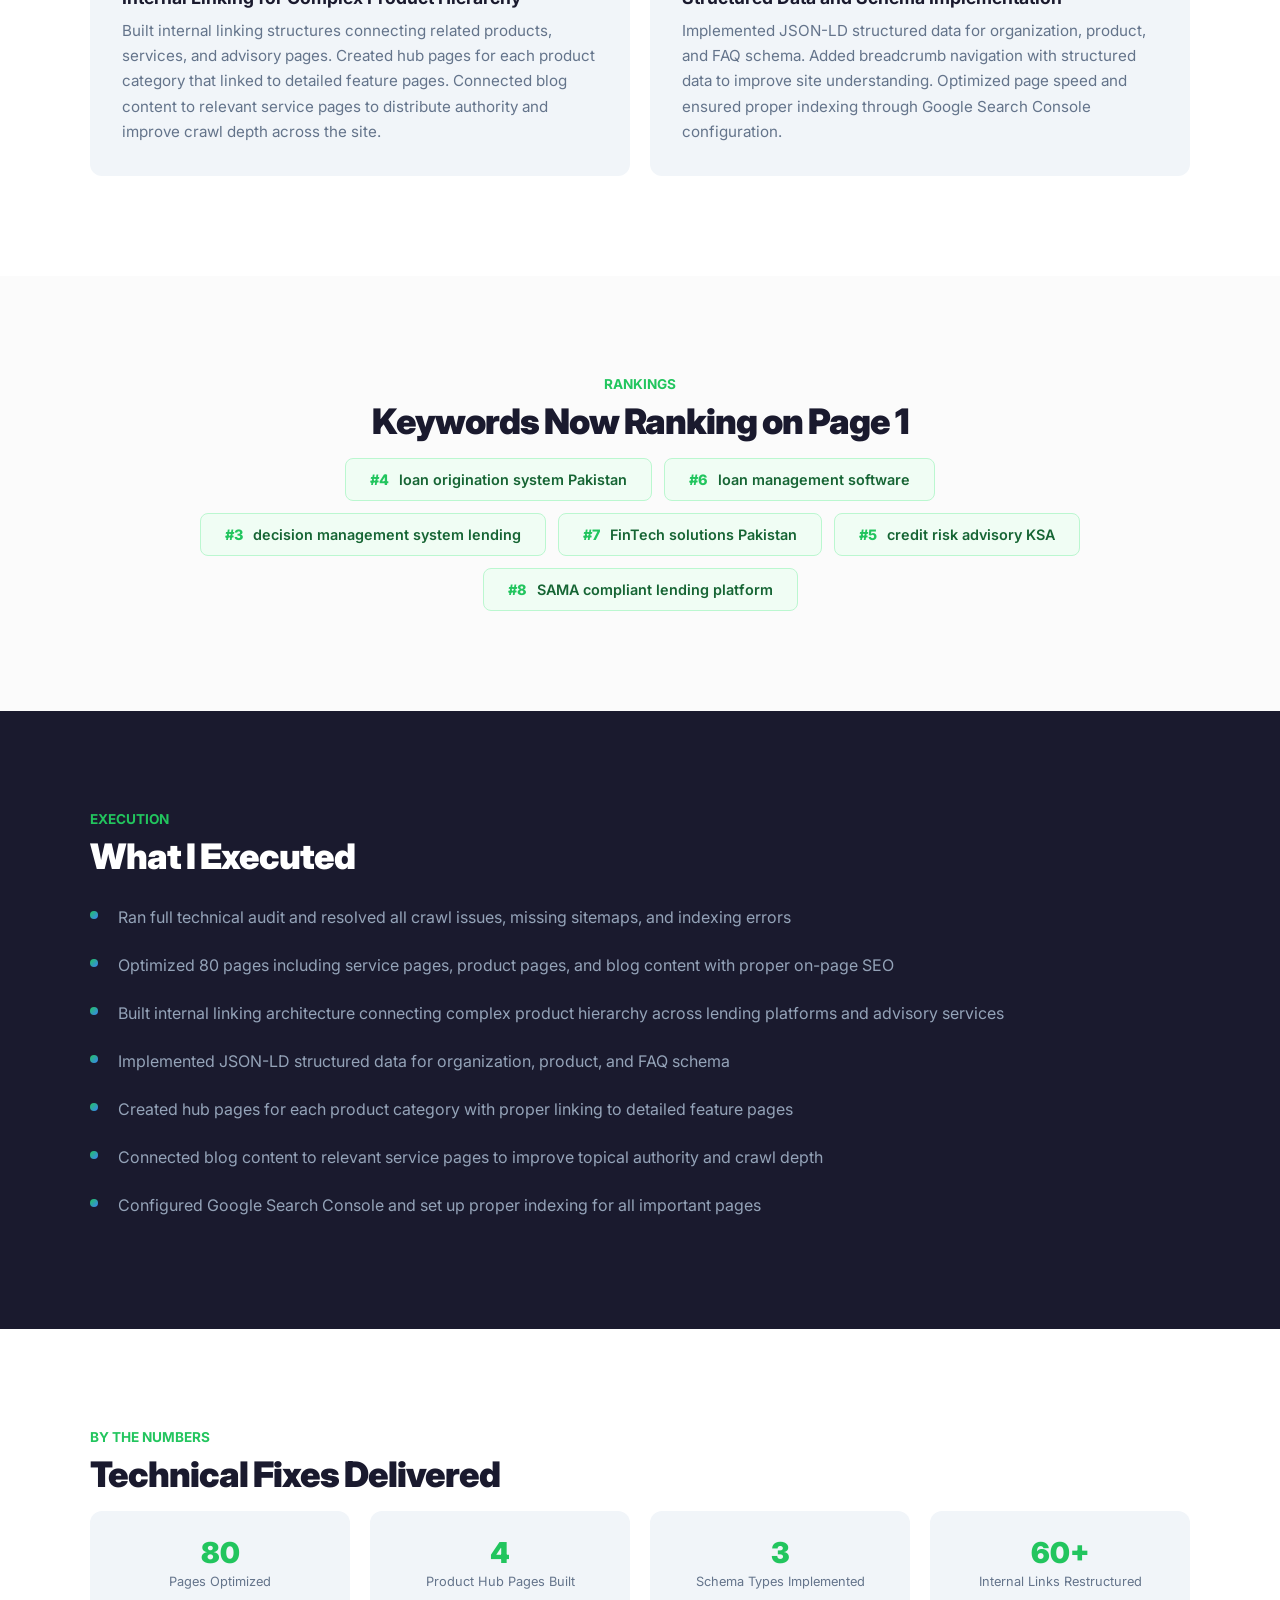
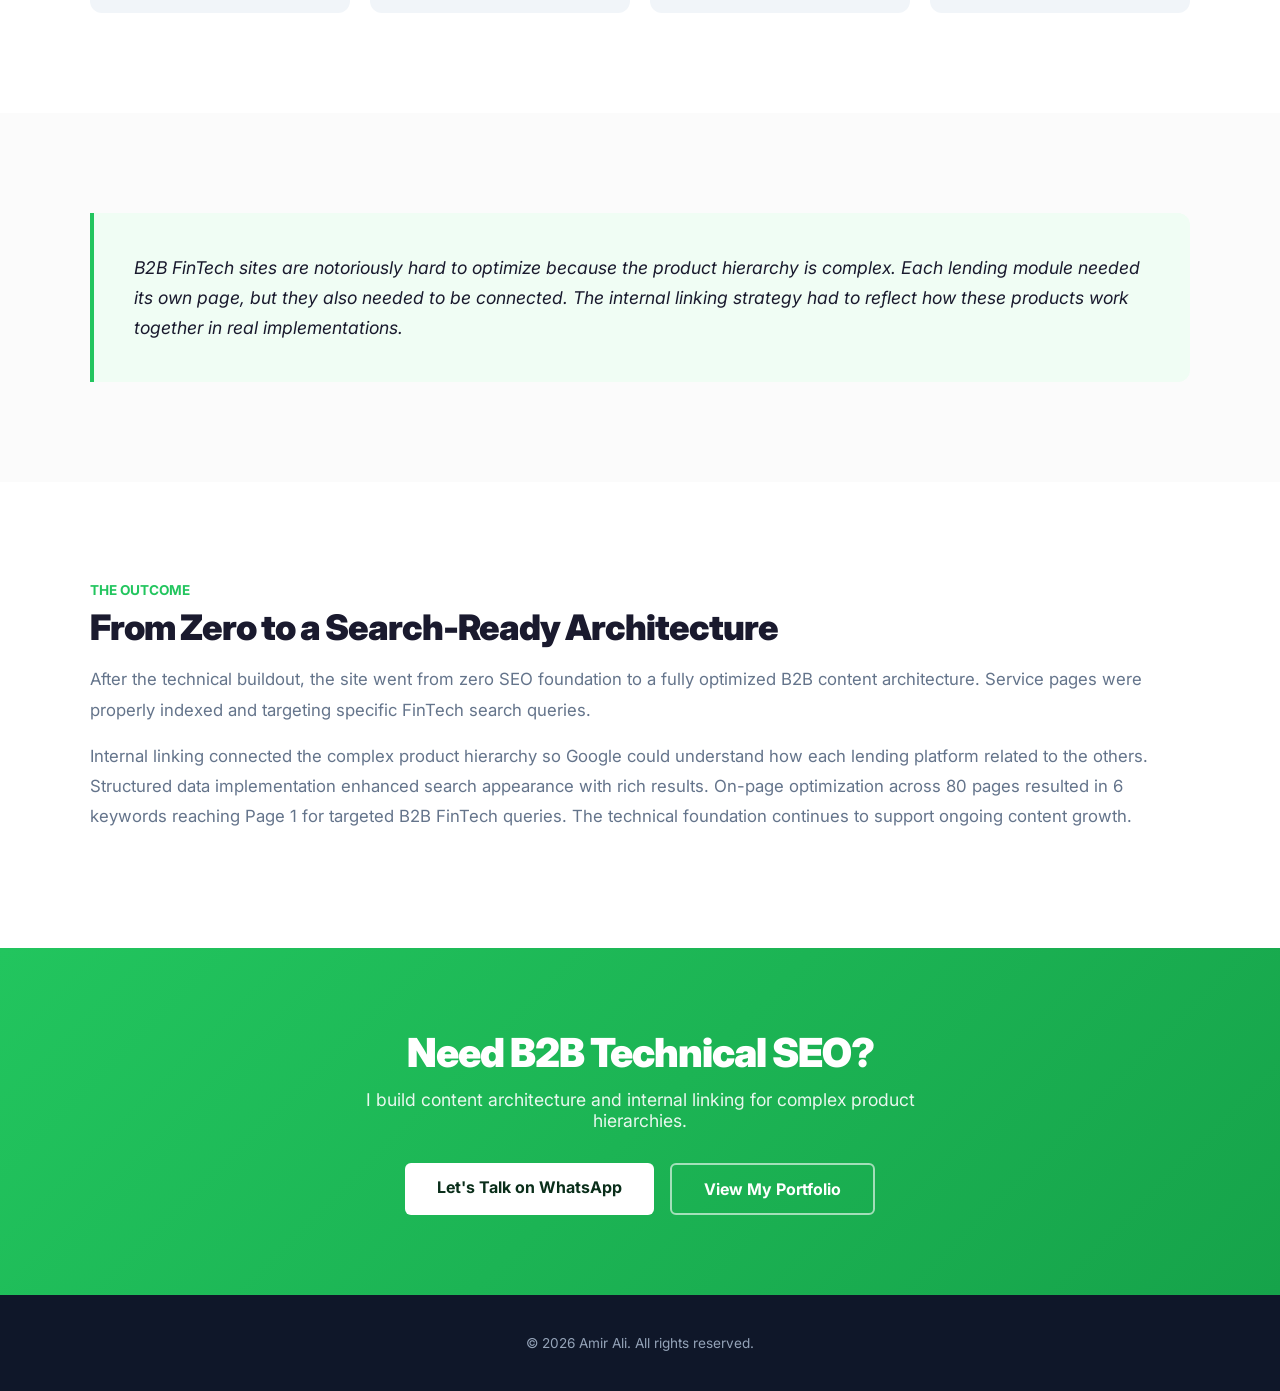
<file: case-studies/the-neo-solutions.html>
<!DOCTYPE html>
<html lang="en">
<head>
    <meta charset="UTF-8">
    <meta name="viewport" content="width=device-width, initial-scale=1.0">
    <title>The Neo Solutions Case Study | Amir Ali</title>
    <meta name="description" content="B2B SaaS case study: built content architecture from scratch for The Neo Solutions, optimized 80 pages with complex product hierarchy, and ranked 6 keywords on page 1.">
    <link rel="canonical" href="https://amirali115c-hub.github.io/amir-seo-portfolio/case-studies/the-neo-solutions.html">
    <meta property="og:type" content="article">
    <meta property="og:title" content="The Neo Solutions Case Study | Amir Ali">
    <meta property="og:description" content="80 pages optimized, 6 page-1 keywords, 60+ internal links restructured for a B2B FinTech site.">
    <meta property="og:url" content="https://amirali115c-hub.github.io/amir-seo-portfolio/case-studies/the-neo-solutions.html">
    <meta name="twitter:card" content="summary_large_image">
    <script type="application/ld+json">
    {
        "@context": "https://schema.org",
        "@type": "Article",
        "headline": "The Neo Solutions SEO Case Study",
        "author": { "@type": "Person", "name": "Amir Ali" },
        "description": "Content architecture built from scratch, 80 pages optimized, 6 page-1 keywords for a B2B FinTech and SaaS brand."
    }
    </script>
    <link href="https://fonts.googleapis.com/css2?family=Inter:wght@400;500;600;700;800;900&display=swap" rel="stylesheet">
    <link rel="stylesheet" href="case-style.css">
</head>
<body>
    <nav class="cs-nav">
        <a href="../index.html" class="logo">Amir Ali</a>
        <a href="../index.html" class="back-link">Back to Portfolio</a>
        <a href="https://wa.link/6gski2" class="hire-btn" target="_blank">Hire Me</a>
    </nav>

    <!-- Hero -->
    <section class="cs-hero">
        <div class="cs-hero-rays"></div>
        <div class="cs-hero-inner">
            <div class="cs-tag">B2B FinTech / SaaS / Consultancy</div>
            <h1>The Neo Solutions</h1>
            <p class="cs-subtitle">A FinTech company building lending platforms for regulated institutions. The website had zero technical SEO foundation. I built their content architecture from scratch, optimized every service page, and created internal linking structures for a complex B2B product hierarchy.</p>
            <div class="cs-results">
                <div class="cs-result">
                    <div class="cs-result-num">80</div>
                    <div class="cs-result-label">Pages Built and Optimized</div>
                </div>
                <div class="cs-result">
                    <div class="cs-result-num">6</div>
                    <div class="cs-result-label">Keywords Ranking Page 1</div>
                </div>
                <div class="cs-result">
                    <div class="cs-result-num">35</div>
                    <div class="cs-result-label">Guest Posts Published</div>
                </div>
            </div>
        </div>
    </section>

    <!-- The Problem - Light -->
    <section class="cs-section cs-section-light">
        <div class="cs-section-inner">
            <div class="cs-label">THE PROBLEM</div>
            <div class="cs-section-title">Zero SEO Foundation</div>
            <p>The Neo Solutions built modular lending platforms and provided risk advisory for regulated financial institutions. Their website had no SEO foundation. No technical audit had been done, no internal linking strategy existed, and service pages were not optimized for search.</p>
            <p>The product hierarchy was complex with multiple lending platforms and advisory services, but the site architecture did not reflect this complexity. They needed a complete technical and on-page SEO buildout from zero.</p>
        </div>
    </section>

    <!-- The Approach - White -->
    <section class="cs-section cs-section-white">
        <div class="cs-section-inner">
            <div class="cs-label">THE APPROACH</div>
            <div class="cs-section-title">Building the Foundation From Scratch</div>
            <div class="cs-process-grid">
                <div class="cs-process-card">
                    <div class="step-num">Phase 01</div>
                    <h3>Technical Foundation and Site Architecture</h3>
                    <p>Ran a full technical audit and identified missing sitemaps, no structured data, thin meta descriptions, and heading hierarchy issues across all pages. Built a proper site architecture that reflected the product hierarchy: loan origination, loan management, decision management, and collection management systems.</p>
                </div>
                <div class="cs-process-card">
                    <div class="step-num">Phase 02</div>
                    <h3>Service Page On-Page Optimization</h3>
                    <p>Optimized 80 pages including service pages, product pages, blog articles, and landing pages. Each page received proper meta titles, meta descriptions, heading hierarchy, and keyword targeting. Content was structured to target specific B2B FinTech search queries with clear search intent alignment.</p>
                </div>
                <div class="cs-process-card">
                    <div class="step-num">Phase 03</div>
                    <h3>Internal Linking for Complex Product Hierarchy</h3>
                    <p>Built internal linking structures connecting related products, services, and advisory pages. Created hub pages for each product category that linked to detailed feature pages. Connected blog content to relevant service pages to distribute authority and improve crawl depth across the site.</p>
                </div>
                <div class="cs-process-card">
                    <div class="step-num">Phase 04</div>
                    <h3>Structured Data and Schema Implementation</h3>
                    <p>Implemented JSON-LD structured data for organization, product, and FAQ schema. Added breadcrumb navigation with structured data to improve site understanding. Optimized page speed and ensured proper indexing through Google Search Console configuration.</p>
                </div>
            </div>
        </div>
    </section>

    <!-- Keywords - Light -->
    <section class="cs-section cs-section-light">
        <div class="cs-section-inner cs-keywords-wrap">
            <div class="cs-label">RANKINGS</div>
            <div class="cs-section-title">Keywords Now Ranking on Page 1</div>
            <div class="cs-keyword-list">
                <span class="cs-keyword-chip"><span class="rank">#4</span> loan origination system Pakistan</span>
                <span class="cs-keyword-chip"><span class="rank">#6</span> loan management software</span>
                <span class="cs-keyword-chip"><span class="rank">#3</span> decision management system lending</span>
                <span class="cs-keyword-chip"><span class="rank">#7</span> FinTech solutions Pakistan</span>
                <span class="cs-keyword-chip"><span class="rank">#5</span> credit risk advisory KSA</span>
                <span class="cs-keyword-chip"><span class="rank">#8</span> SAMA compliant lending platform</span>
            </div>
        </div>
    </section>

    <!-- What I Executed - Dark -->
    <section class="cs-section cs-section-dark">
        <div class="cs-section-inner">
            <div class="cs-label">EXECUTION</div>
            <div class="cs-section-title">What I Executed</div>
            <ul class="cs-list">
                <li>Ran full technical audit and resolved all crawl issues, missing sitemaps, and indexing errors</li>
                <li>Optimized 80 pages including service pages, product pages, and blog content with proper on-page SEO</li>
                <li>Built internal linking architecture connecting complex product hierarchy across lending platforms and advisory services</li>
                <li>Implemented JSON-LD structured data for organization, product, and FAQ schema</li>
                <li>Created hub pages for each product category with proper linking to detailed feature pages</li>
                <li>Connected blog content to relevant service pages to improve topical authority and crawl depth</li>
                <li>Configured Google Search Console and set up proper indexing for all important pages</li>
            </ul>
        </div>
    </section>

    <!-- Technical Fixes Metrics - White -->
    <section class="cs-section cs-section-white">
        <div class="cs-section-inner">
            <div class="cs-label">BY THE NUMBERS</div>
            <div class="cs-section-title">Technical Fixes Delivered</div>
            <div class="cs-metrics-grid">
                <div class="cs-metric-card">
                    <div class="cs-metric-num">80</div>
                    <div class="cs-metric-label">Pages Optimized</div>
                </div>
                <div class="cs-metric-card">
                    <div class="cs-metric-num">4</div>
                    <div class="cs-metric-label">Product Hub Pages Built</div>
                </div>
                <div class="cs-metric-card">
                    <div class="cs-metric-num">3</div>
                    <div class="cs-metric-label">Schema Types Implemented</div>
                </div>
                <div class="cs-metric-card">
                    <div class="cs-metric-num">60+</div>
                    <div class="cs-metric-label">Internal Links Restructured</div>
                </div>
            </div>
        </div>
    </section>

    <!-- Quote - Light -->
    <section class="cs-section cs-section-light">
        <div class="cs-section-inner">
            <div class="cs-quote">
                <p>B2B FinTech sites are notoriously hard to optimize because the product hierarchy is complex. Each lending module needed its own page, but they also needed to be connected. The internal linking strategy had to reflect how these products work together in real implementations.</p>
            </div>
        </div>
    </section>

    <!-- Outcome - White -->
    <section class="cs-section cs-section-white">
        <div class="cs-section-inner">
            <div class="cs-label">THE OUTCOME</div>
            <div class="cs-section-title">From Zero to a Search-Ready Architecture</div>
            <p>After the technical buildout, the site went from zero SEO foundation to a fully optimized B2B content architecture. Service pages were properly indexed and targeting specific FinTech search queries.</p>
            <p>Internal linking connected the complex product hierarchy so Google could understand how each lending platform related to the others. Structured data implementation enhanced search appearance with rich results. On-page optimization across 80 pages resulted in 6 keywords reaching Page 1 for targeted B2B FinTech queries. The technical foundation continues to support ongoing content growth.</p>
        </div>
    </section>

    <!-- CTA -->
    <section class="cs-cta">
        <h2>Need B2B Technical SEO?</h2>
        <p>I build content architecture and internal linking for complex product hierarchies.</p>
        <div class="cs-cta-buttons">
            <a href="https://wa.link/6gski2" class="cs-btn-white" target="_blank">Let's Talk on WhatsApp</a>
            <a href="../index.html" class="cs-btn-outline">View My Portfolio</a>
        </div>
    </section>

    <footer class="cs-footer">&copy; 2026 Amir Ali. All rights reserved.</footer>
</body>
</html>
</file>
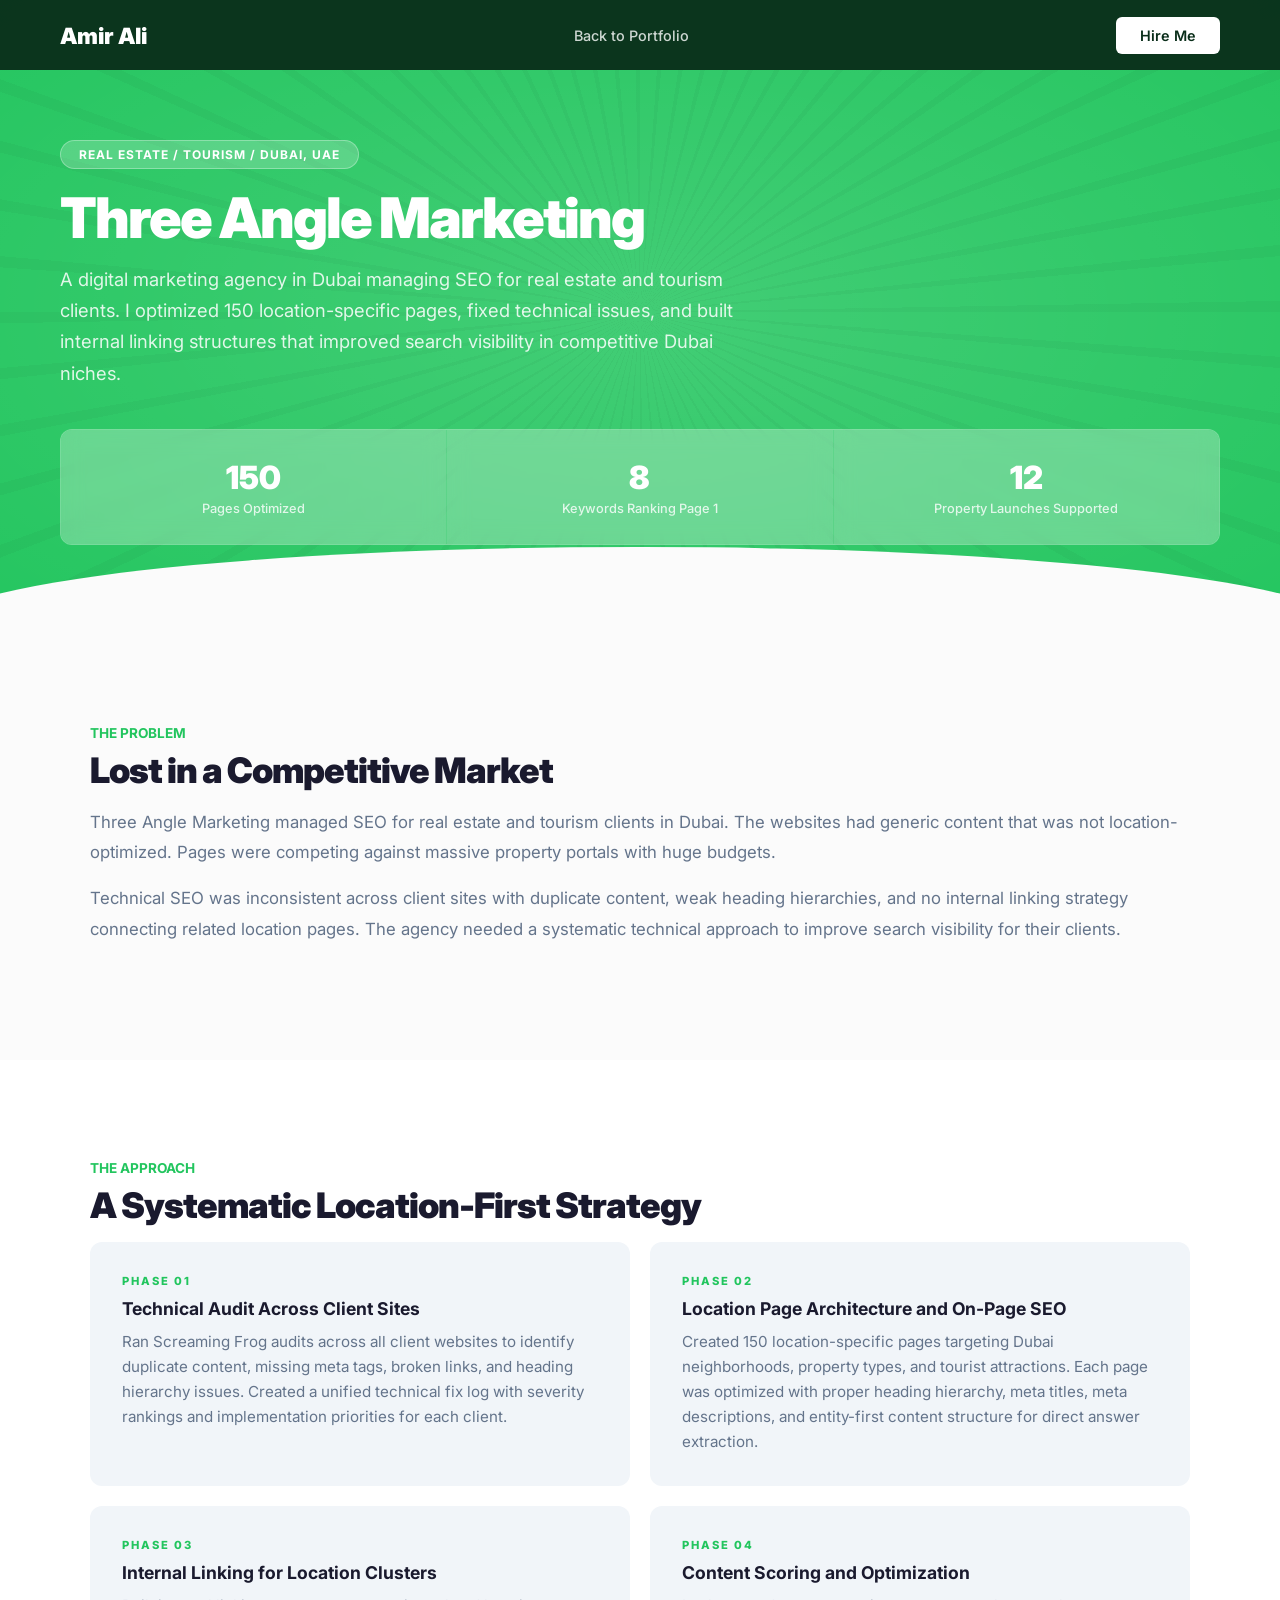
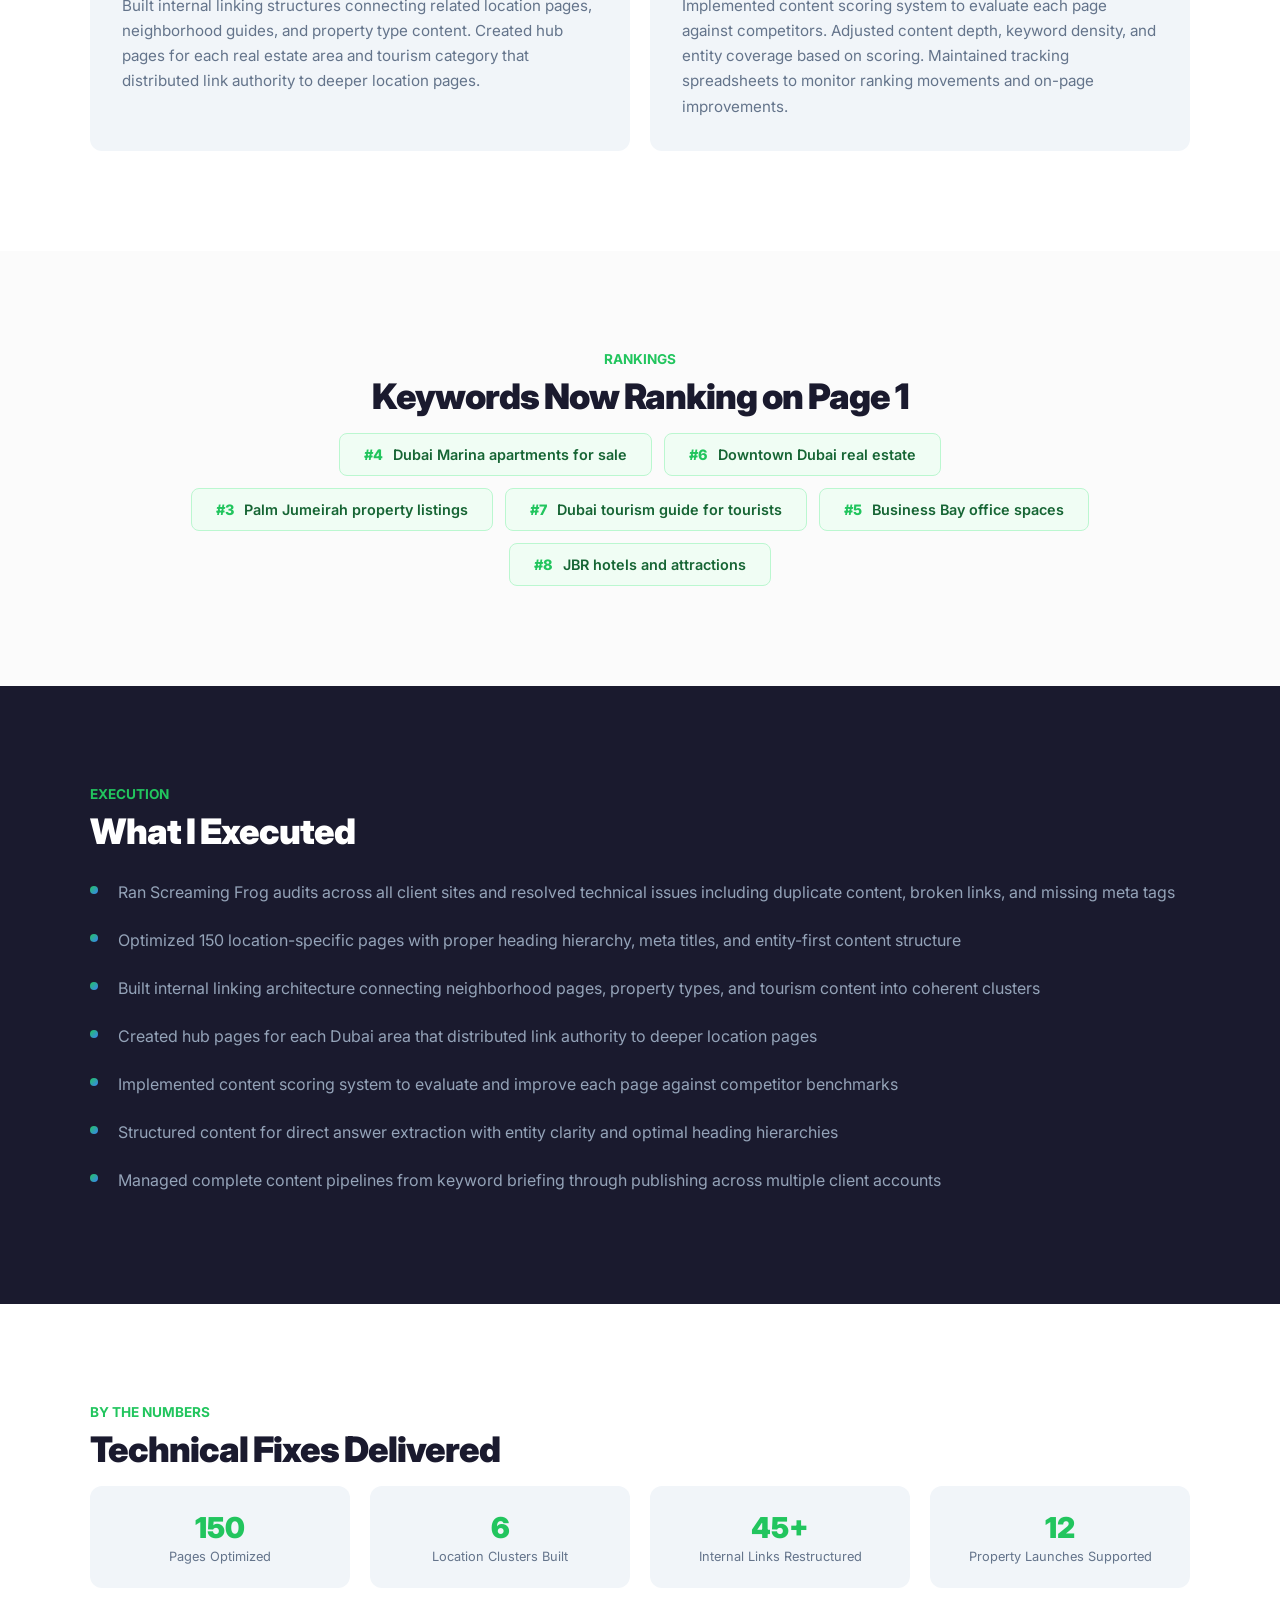
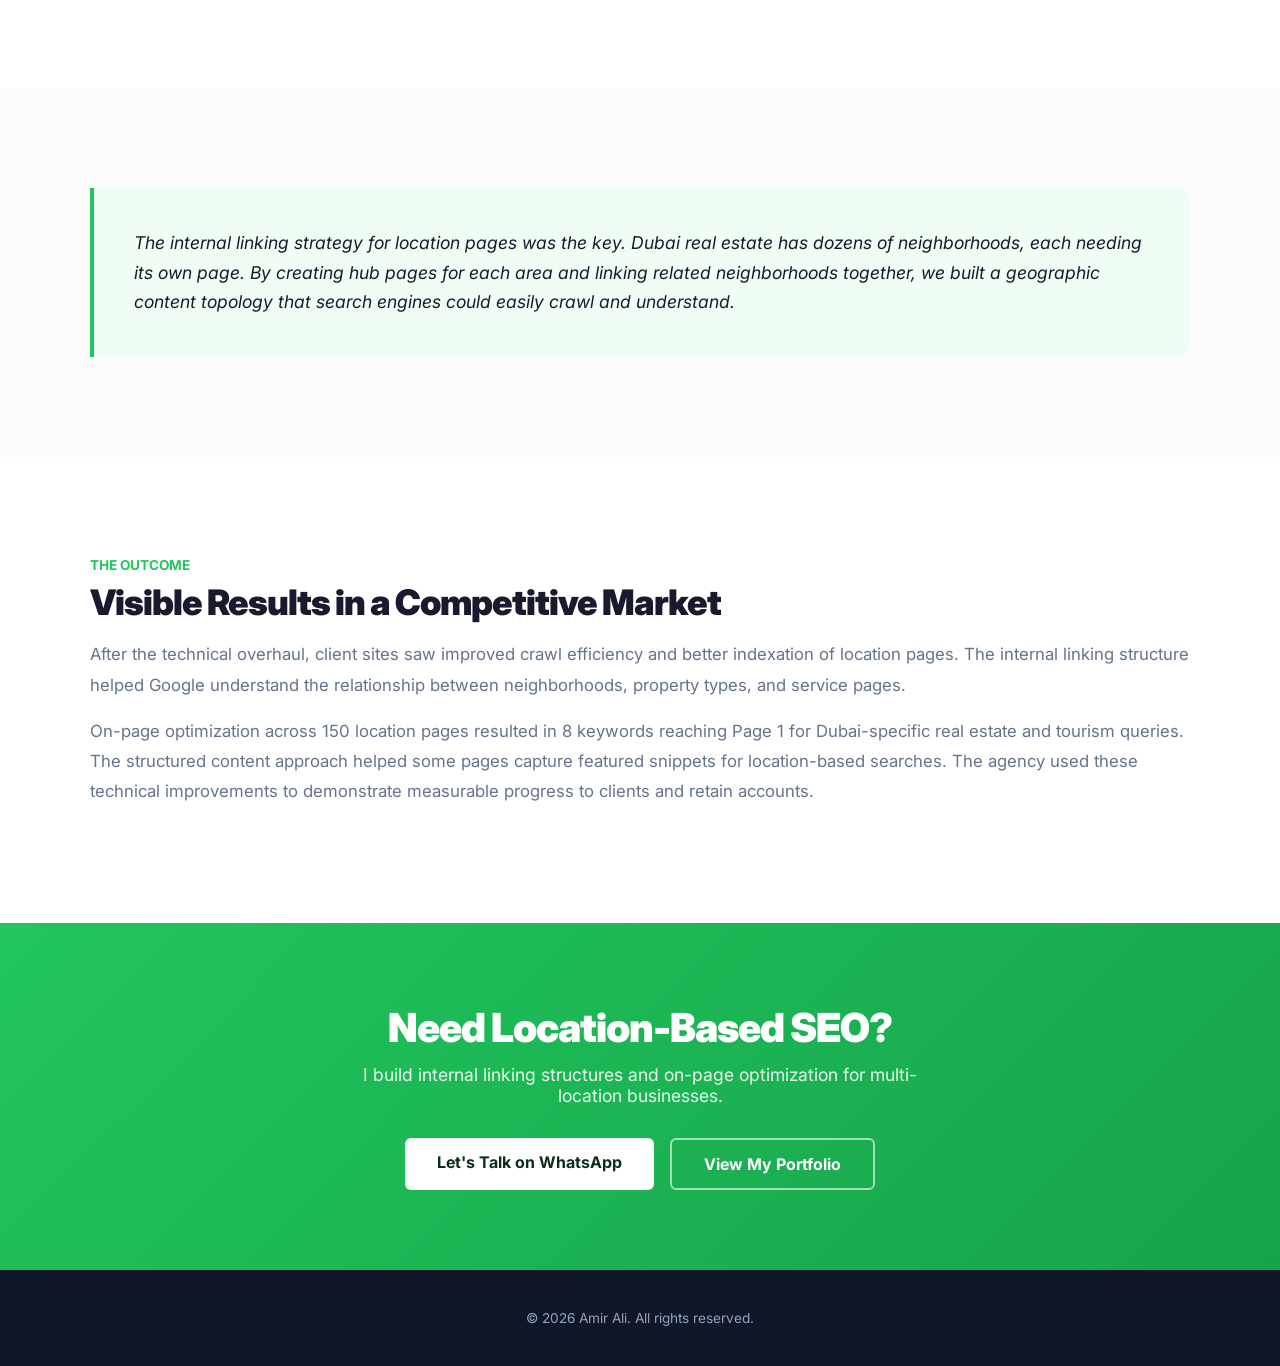
<file: case-studies/three-angle-marketing.html>
<!DOCTYPE html>
<html lang="en">
<head>
    <meta charset="UTF-8">
    <meta name="viewport" content="width=device-width, initial-scale=1.0">
    <title>Three Angle Marketing Case Study | Amir Ali</title>
    <meta name="description" content="SEO case study: optimized 150 location pages for Three Angle Marketing in Dubai, built internal linking clusters, and ranked 8 keywords on page 1 in the real estate and tourism niche.">
    <link rel="canonical" href="https://amirali115c-hub.github.io/amir-seo-portfolio/case-studies/three-angle-marketing.html">
    <meta property="og:type" content="article">
    <meta property="og:title" content="Three Angle Marketing Case Study | Amir Ali">
    <meta property="og:description" content="150 location pages optimized for Dubai, 8 page-1 keywords, 6 local cluster builds for real estate and tourism.">
    <meta property="og:url" content="https://amirali115c-hub.github.io/amir-seo-portfolio/case-studies/three-angle-marketing.html">
    <meta name="twitter:card" content="summary_large_image">
    <script type="application/ld+json">
    {
        "@context": "https://schema.org",
        "@type": "Article",
        "headline": "Three Angle Marketing SEO Case Study",
        "author": { "@type": "Person", "name": "Amir Ali" },
        "description": "150 location pages optimized, 8 page-1 keywords, 6 internal linking clusters for Dubai real estate and tourism."
    }
    </script>
    <link href="https://fonts.googleapis.com/css2?family=Inter:wght@400;500;600;700;800;900&display=swap" rel="stylesheet">
    <link rel="stylesheet" href="case-style.css">
</head>
<body>
    <nav class="cs-nav">
        <a href="../index.html" class="logo">Amir Ali</a>
        <a href="../index.html" class="back-link">Back to Portfolio</a>
        <a href="https://wa.link/6gski2" class="hire-btn" target="_blank">Hire Me</a>
    </nav>

    <!-- Hero -->
    <section class="cs-hero">
        <div class="cs-hero-rays"></div>
        <div class="cs-hero-inner">
            <div class="cs-tag">Real Estate / Tourism / Dubai, UAE</div>
            <h1>Three Angle Marketing</h1>
            <p class="cs-subtitle">A digital marketing agency in Dubai managing SEO for real estate and tourism clients. I optimized 150 location-specific pages, fixed technical issues, and built internal linking structures that improved search visibility in competitive Dubai niches.</p>
            <div class="cs-results">
                <div class="cs-result">
                    <div class="cs-result-num">150</div>
                    <div class="cs-result-label">Pages Optimized</div>
                </div>
                <div class="cs-result">
                    <div class="cs-result-num">8</div>
                    <div class="cs-result-label">Keywords Ranking Page 1</div>
                </div>
                <div class="cs-result">
                    <div class="cs-result-num">12</div>
                    <div class="cs-result-label">Property Launches Supported</div>
                </div>
            </div>
        </div>
    </section>

    <!-- The Problem - Light -->
    <section class="cs-section cs-section-light">
        <div class="cs-section-inner">
            <div class="cs-label">THE PROBLEM</div>
            <div class="cs-section-title">Lost in a Competitive Market</div>
            <p>Three Angle Marketing managed SEO for real estate and tourism clients in Dubai. The websites had generic content that was not location-optimized. Pages were competing against massive property portals with huge budgets.</p>
            <p>Technical SEO was inconsistent across client sites with duplicate content, weak heading hierarchies, and no internal linking strategy connecting related location pages. The agency needed a systematic technical approach to improve search visibility for their clients.</p>
        </div>
    </section>

    <!-- The Approach - White -->
    <section class="cs-section cs-section-white">
        <div class="cs-section-inner">
            <div class="cs-label">THE APPROACH</div>
            <div class="cs-section-title">A Systematic Location-First Strategy</div>
            <div class="cs-process-grid">
                <div class="cs-process-card">
                    <div class="step-num">Phase 01</div>
                    <h3>Technical Audit Across Client Sites</h3>
                    <p>Ran Screaming Frog audits across all client websites to identify duplicate content, missing meta tags, broken links, and heading hierarchy issues. Created a unified technical fix log with severity rankings and implementation priorities for each client.</p>
                </div>
                <div class="cs-process-card">
                    <div class="step-num">Phase 02</div>
                    <h3>Location Page Architecture and On-Page SEO</h3>
                    <p>Created 150 location-specific pages targeting Dubai neighborhoods, property types, and tourist attractions. Each page was optimized with proper heading hierarchy, meta titles, meta descriptions, and entity-first content structure for direct answer extraction.</p>
                </div>
                <div class="cs-process-card">
                    <div class="step-num">Phase 03</div>
                    <h3>Internal Linking for Location Clusters</h3>
                    <p>Built internal linking structures connecting related location pages, neighborhood guides, and property type content. Created hub pages for each real estate area and tourism category that distributed link authority to deeper location pages.</p>
                </div>
                <div class="cs-process-card">
                    <div class="step-num">Phase 04</div>
                    <h3>Content Scoring and Optimization</h3>
                    <p>Implemented content scoring system to evaluate each page against competitors. Adjusted content depth, keyword density, and entity coverage based on scoring. Maintained tracking spreadsheets to monitor ranking movements and on-page improvements.</p>
                </div>
            </div>
        </div>
    </section>

    <!-- Keywords - Light -->
    <section class="cs-section cs-section-light">
        <div class="cs-section-inner cs-keywords-wrap">
            <div class="cs-label">RANKINGS</div>
            <div class="cs-section-title">Keywords Now Ranking on Page 1</div>
            <div class="cs-keyword-list">
                <span class="cs-keyword-chip"><span class="rank">#4</span> Dubai Marina apartments for sale</span>
                <span class="cs-keyword-chip"><span class="rank">#6</span> Downtown Dubai real estate</span>
                <span class="cs-keyword-chip"><span class="rank">#3</span> Palm Jumeirah property listings</span>
                <span class="cs-keyword-chip"><span class="rank">#7</span> Dubai tourism guide for tourists</span>
                <span class="cs-keyword-chip"><span class="rank">#5</span> Business Bay office spaces</span>
                <span class="cs-keyword-chip"><span class="rank">#8</span> JBR hotels and attractions</span>
            </div>
        </div>
    </section>

    <!-- What I Executed - Dark -->
    <section class="cs-section cs-section-dark">
        <div class="cs-section-inner">
            <div class="cs-label">EXECUTION</div>
            <div class="cs-section-title">What I Executed</div>
            <ul class="cs-list">
                <li>Ran Screaming Frog audits across all client sites and resolved technical issues including duplicate content, broken links, and missing meta tags</li>
                <li>Optimized 150 location-specific pages with proper heading hierarchy, meta titles, and entity-first content structure</li>
                <li>Built internal linking architecture connecting neighborhood pages, property types, and tourism content into coherent clusters</li>
                <li>Created hub pages for each Dubai area that distributed link authority to deeper location pages</li>
                <li>Implemented content scoring system to evaluate and improve each page against competitor benchmarks</li>
                <li>Structured content for direct answer extraction with entity clarity and optimal heading hierarchies</li>
                <li>Managed complete content pipelines from keyword briefing through publishing across multiple client accounts</li>
            </ul>
        </div>
    </section>

    <!-- Technical Fixes Metrics - White -->
    <section class="cs-section cs-section-white">
        <div class="cs-section-inner">
            <div class="cs-label">BY THE NUMBERS</div>
            <div class="cs-section-title">Technical Fixes Delivered</div>
            <div class="cs-metrics-grid">
                <div class="cs-metric-card">
                    <div class="cs-metric-num">150</div>
                    <div class="cs-metric-label">Pages Optimized</div>
                </div>
                <div class="cs-metric-card">
                    <div class="cs-metric-num">6</div>
                    <div class="cs-metric-label">Location Clusters Built</div>
                </div>
                <div class="cs-metric-card">
                    <div class="cs-metric-num">45+</div>
                    <div class="cs-metric-label">Internal Links Restructured</div>
                </div>
                <div class="cs-metric-card">
                    <div class="cs-metric-num">12</div>
                    <div class="cs-metric-label">Property Launches Supported</div>
                </div>
            </div>
        </div>
    </section>

    <!-- Quote - Light -->
    <section class="cs-section cs-section-light">
        <div class="cs-section-inner">
            <div class="cs-quote">
                <p>The internal linking strategy for location pages was the key. Dubai real estate has dozens of neighborhoods, each needing its own page. By creating hub pages for each area and linking related neighborhoods together, we built a geographic content topology that search engines could easily crawl and understand.</p>
            </div>
        </div>
    </section>

    <!-- Outcome - White -->
    <section class="cs-section cs-section-white">
        <div class="cs-section-inner">
            <div class="cs-label">THE OUTCOME</div>
            <div class="cs-section-title">Visible Results in a Competitive Market</div>
            <p>After the technical overhaul, client sites saw improved crawl efficiency and better indexation of location pages. The internal linking structure helped Google understand the relationship between neighborhoods, property types, and service pages.</p>
            <p>On-page optimization across 150 location pages resulted in 8 keywords reaching Page 1 for Dubai-specific real estate and tourism queries. The structured content approach helped some pages capture featured snippets for location-based searches. The agency used these technical improvements to demonstrate measurable progress to clients and retain accounts.</p>
        </div>
    </section>

    <!-- CTA -->
    <section class="cs-cta">
        <h2>Need Location-Based SEO?</h2>
        <p>I build internal linking structures and on-page optimization for multi-location businesses.</p>
        <div class="cs-cta-buttons">
            <a href="https://wa.link/6gski2" class="cs-btn-white" target="_blank">Let's Talk on WhatsApp</a>
            <a href="../index.html" class="cs-btn-outline">View My Portfolio</a>
        </div>
    </section>

    <footer class="cs-footer">&copy; 2026 Amir Ali. All rights reserved.</footer>
</body>
</html>
</file>
<file: case-studies/case-style.css>
/* Shared Case Study Styles - Matches Main Page Linux Mint Design */
* { margin: 0; padding: 0; box-sizing: border-box; }
body { font-family: 'Inter', sans-serif; background: #fbfbfb; color: #1a1a2e; overflow-x: hidden; }

/* Navigation - Same as main page */
.cs-nav { position: fixed; top: 0; width: 100%; padding: 0 60px; display: flex; justify-content: space-between; align-items: center; z-index: 1000; background: rgba(10, 46, 26, 0.95); backdrop-filter: blur(20px); height: 70px; }
.cs-nav .logo { font-size: 1.4rem; font-weight: 900; color: #fff; text-decoration: none; }
.cs-nav .back-link { color: rgba(255,255,255,0.8); text-decoration: none; font-size: 0.9rem; font-weight: 500; transition: color 0.3s; }
.cs-nav .back-link:hover { color: #fff; }
.cs-nav .hire-btn { background: #fff; color: #0a2e1a; border: none; padding: 10px 24px; border-radius: 6px; font-weight: 600; text-decoration: none; font-size: 0.9rem; transition: transform 0.3s, box-shadow 0.3s; }
.cs-nav .hire-btn:hover { transform: translateY(-2px); box-shadow: 0 10px 30px rgba(0,0,0,0.2); }

/* Hero - Green gradient with radial burst */
.cs-hero { position: relative; min-height: 50vh; display: flex; align-items: center; z-index: 2; background: #22c55e; overflow: hidden; padding: 140px 60px 80px; }
.cs-hero::before { content: ''; position: absolute; top: 50%; left: 50%; width: 180%; height: 180%; transform: translate(-50%, -50%); background: radial-gradient(ellipse at center, rgba(255,255,255,0.15) 0%, transparent 60%); pointer-events: none; }
.cs-hero::after { content: ''; position: absolute; bottom: -2px; left: 0; width: 100%; height: 80px; background: #fbfbfb; clip-path: ellipse(55% 100% at 50% 100%); z-index: 5; }
.cs-hero-rays { position: absolute; top: 50%; left: 50%; width: 200%; height: 200%; transform: translate(-50%, -50%); pointer-events: none; background: repeating-conic-gradient(from 0deg, transparent 0deg, transparent 4deg, rgba(0,0,0,0.03) 4deg, rgba(0,0,0,0.03) 5deg); z-index: 1; }
.cs-hero-inner { position: relative; z-index: 3; max-width: 1200px; margin: 0 auto; width: 100%; }
.cs-tag { display: inline-block; background: rgba(255,255,255,0.2); border: 1px solid rgba(255,255,255,0.3); color: #fff; padding: 6px 18px; border-radius: 50px; font-size: 0.75rem; font-weight: 700; letter-spacing: 1px; text-transform: uppercase; margin-bottom: 20px; }
.cs-hero h1 { font-size: 3.5rem; font-weight: 900; letter-spacing: -2px; color: #fff; line-height: 1.05; margin-bottom: 16px; }
.cs-hero .cs-subtitle { font-size: 1.15rem; color: rgba(255,255,255,0.85); line-height: 1.7; max-width: 700px; margin-bottom: 40px; }
.cs-results { display: grid; grid-template-columns: repeat(3, 1fr); gap: 1px; background: rgba(255,255,255,0.2); border-radius: 12px; overflow: hidden; border: 1px solid rgba(255,255,255,0.2); }
.cs-result { padding: 28px 16px; text-align: center; background: rgba(255,255,255,0.1); backdrop-filter: blur(10px); }
.cs-result-num { font-size: 2rem; font-weight: 900; color: #fff; margin-bottom: 4px; }
.cs-result-label { font-size: 0.8rem; color: rgba(255,255,255,0.8); font-weight: 500; }

/* Sections - Alternating light/dark */
.cs-section { padding: 100px 60px; }
.cs-section-light { background: #fbfbfb; }
.cs-section-white { background: #fff; }
.cs-section-dark { background: #1a1a2e; color: #f8fafc; }
.cs-section-inner { max-width: 1100px; margin: 0 auto; }
.cs-label { font-size: 0.85rem; font-weight: 700; color: #22c55e; margin-bottom: 8px; }
.cs-section-title { font-size: 2.2rem; font-weight: 900; letter-spacing: -1px; margin-bottom: 16px; }
.cs-section-light .cs-section-title, .cs-section-white .cs-section-title { color: #1a1a2e; }
.cs-section-dark .cs-section-title { color: #fff; }
.cs-section p { font-size: 1.05rem; color: #64748b; line-height: 1.8; margin-bottom: 16px; }
.cs-section-dark p { color: #94a3b8; }

/* Process Grid - Like Mint feature cards */
.cs-process-grid { display: grid; grid-template-columns: repeat(2, 1fr); gap: 20px; }
.cs-process-card { background: #f1f5f9; border-radius: 12px; padding: 32px; transition: transform 0.3s, box-shadow 0.3s; min-height: 200px; }
.cs-process-card:hover { transform: translateY(-4px); box-shadow: 0 12px 40px rgba(0,0,0,0.08); }
.cs-section-dark .cs-process-card { background: rgba(255,255,255,0.04); border: 1px solid rgba(255,255,255,0.06); }
.cs-process-card .step-num { font-size: 0.7rem; font-weight: 800; color: #22c55e; letter-spacing: 2px; text-transform: uppercase; margin-bottom: 10px; }
.cs-process-card h3 { font-size: 1.1rem; font-weight: 700; margin-bottom: 10px; color: #1a1a2e; }
.cs-section-dark .cs-process-card h3 { color: #fff; }
.cs-process-card p { font-size: 0.95rem; color: #64748b; line-height: 1.65; margin: 0; }
.cs-section-dark .cs-process-card p { color: #94a3b8; }

/* Keywords - Like Mint tool chips */
.cs-keywords-wrap { text-align: center; }
.cs-keyword-list { display: flex; flex-wrap: wrap; justify-content: center; gap: 12px; max-width: 900px; margin: 0 auto; }
.cs-keyword-chip { background: #f0fdf4; border: 1px solid #bbf7d0; padding: 12px 24px; border-radius: 8px; font-weight: 600; font-size: 0.9rem; color: #166534; transition: all 0.3s; }
.cs-keyword-chip:hover { transform: translateY(-2px); box-shadow: 0 4px 12px rgba(34, 197, 94, 0.15); }
.cs-keyword-chip .rank { color: #22c55e; font-weight: 800; margin-right: 6px; }

/* List items - Like main page skill tags */
.cs-list { list-style: none; padding: 0; }
.cs-list li { padding: 10px 0 10px 28px; position: relative; color: #64748b; line-height: 1.75; font-size: 1rem; }
.cs-section-dark .cs-list li { color: #94a3b8; }
.cs-list li::before { content: ''; position: absolute; left: 0; top: 18px; width: 8px; height: 8px; background: linear-gradient(135deg, #22c55e, #3b82f6); border-radius: 50%; }

/* Metrics - Like stats bar */
.cs-metrics-grid { display: grid; grid-template-columns: repeat(4, 1fr); gap: 20px; }
.cs-metric-card { background: #f1f5f9; border-radius: 12px; padding: 24px; text-align: center; transition: transform 0.3s, box-shadow 0.3s; }
.cs-section-dark .cs-metric-card { background: rgba(255,255,255,0.04); border: 1px solid rgba(255,255,255,0.06); }
.cs-metric-card:hover { transform: translateY(-4px); box-shadow: 0 12px 32px rgba(0,0,0,0.08); }
.cs-metric-num { font-size: 1.8rem; font-weight: 900; color: #22c55e; margin-bottom: 4px; }
.cs-metric-label { font-size: 0.8rem; color: #64748b; }
.cs-section-dark .cs-metric-label { color: #94a3b8; }

/* Quote */
.cs-quote { padding: 40px; border-left: 4px solid #22c55e; background: #f0fdf4; border-radius: 0 12px 12px 0; }
.cs-quote p { font-size: 1.1rem; color: #1a1a2e; font-style: italic; line-height: 1.7; margin: 0; }

/* CTA Band - Green gradient like main page */
.cs-cta { background: linear-gradient(135deg, #22c55e, #16a34a); color: #fff; padding: 80px 60px; text-align: center; }
.cs-cta h2 { font-size: 2.5rem; font-weight: 900; letter-spacing: -1px; margin-bottom: 12px; }
.cs-cta p { font-size: 1.1rem; margin-bottom: 32px; opacity: 0.9; max-width: 600px; margin-left: auto; margin-right: auto; }
.cs-cta-buttons { display: flex; gap: 16px; justify-content: center; flex-wrap: wrap; }
.cs-btn-white { background: #fff; color: #0a2e1a; border: none; padding: 14px 32px; border-radius: 6px; font-weight: 700; font-size: 1rem; text-decoration: none; transition: transform 0.3s, box-shadow 0.3s; }
.cs-btn-white:hover { transform: translateY(-2px); box-shadow: 0 12px 32px rgba(0,0,0,0.2); }
.cs-btn-outline { background: transparent; color: #fff; border: 2px solid rgba(255,255,255,0.6); padding: 14px 32px; border-radius: 6px; font-weight: 700; font-size: 1rem; text-decoration: none; transition: background 0.3s; }
.cs-btn-outline:hover { background: rgba(255,255,255,0.15); }

/* Footer - Dark like main page */
.cs-footer { background: #0f1729; color: #94a3b8; padding: 40px 60px; text-align: center; font-size: 0.85rem; }

/* Responsive */
@media (max-width: 1024px) {
    .cs-section { padding-left: 40px; padding-right: 40px; }
    .cs-metrics-grid { grid-template-columns: repeat(2, 1fr); }
}

@media (max-width: 768px) {
    .cs-nav { padding: 0 20px; height: 60px; }
    .cs-nav .logo { font-size: 1.1rem; }
    .cs-nav .back-link { font-size: 0.85rem; }
    .cs-nav .hire-btn { padding: 8px 18px; font-size: 0.8rem; }
    .cs-hero { padding: 110px 24px 50px; min-height: auto; }
    .cs-hero h1 { font-size: 2rem; line-height: 1.1; }
    .cs-hero .cs-subtitle { font-size: 1.02rem; }
    .cs-hero::after { height: 60px; }
    .cs-hero-rays { width: 300%; height: 300%; }
    .cs-tag { font-size: 0.65rem; padding: 5px 14px; }
    .cs-results { grid-template-columns: 1fr; }
    .cs-result { padding: 22px 16px; }
    .cs-result-num { font-size: 1.6rem; }
    .cs-section { padding: 60px 24px; }
    .cs-process-grid { grid-template-columns: 1fr; }
    .cs-metrics-grid { grid-template-columns: repeat(2, 1fr); gap: 12px; }
    .cs-section-title { font-size: 1.6rem; }
    .cs-section p { font-size: 1rem; }
    .cs-keyword-chip { padding: 10px 16px; font-size: 0.85rem; }
    .cs-quote { padding: 28px 24px; }
    .cs-quote p { font-size: 1rem; }
    .cs-cta { padding: 50px 24px; }
    .cs-cta h2 { font-size: 1.7rem; }
    .cs-cta p { font-size: 1rem; }
    .cs-cta-buttons { flex-direction: column; align-items: center; }
    .cs-btn-white, .cs-btn-outline { width: 100%; max-width: 320px; text-align: center; }
    .cs-footer { padding: 30px 24px; font-size: 0.8rem; }
    html { overflow-x: hidden; }
}

@media (max-width: 420px) {
    .cs-nav .back-link { display: none; }
    .cs-hero h1 { font-size: 1.7rem; }
    .cs-section-title { font-size: 1.4rem; }
    .cs-metrics-grid { grid-template-columns: repeat(2, 1fr); }
    .cs-result-num { font-size: 1.4rem; }
    .cs-keyword-chip { padding: 8px 12px; font-size: 0.78rem; }
}
</file>
